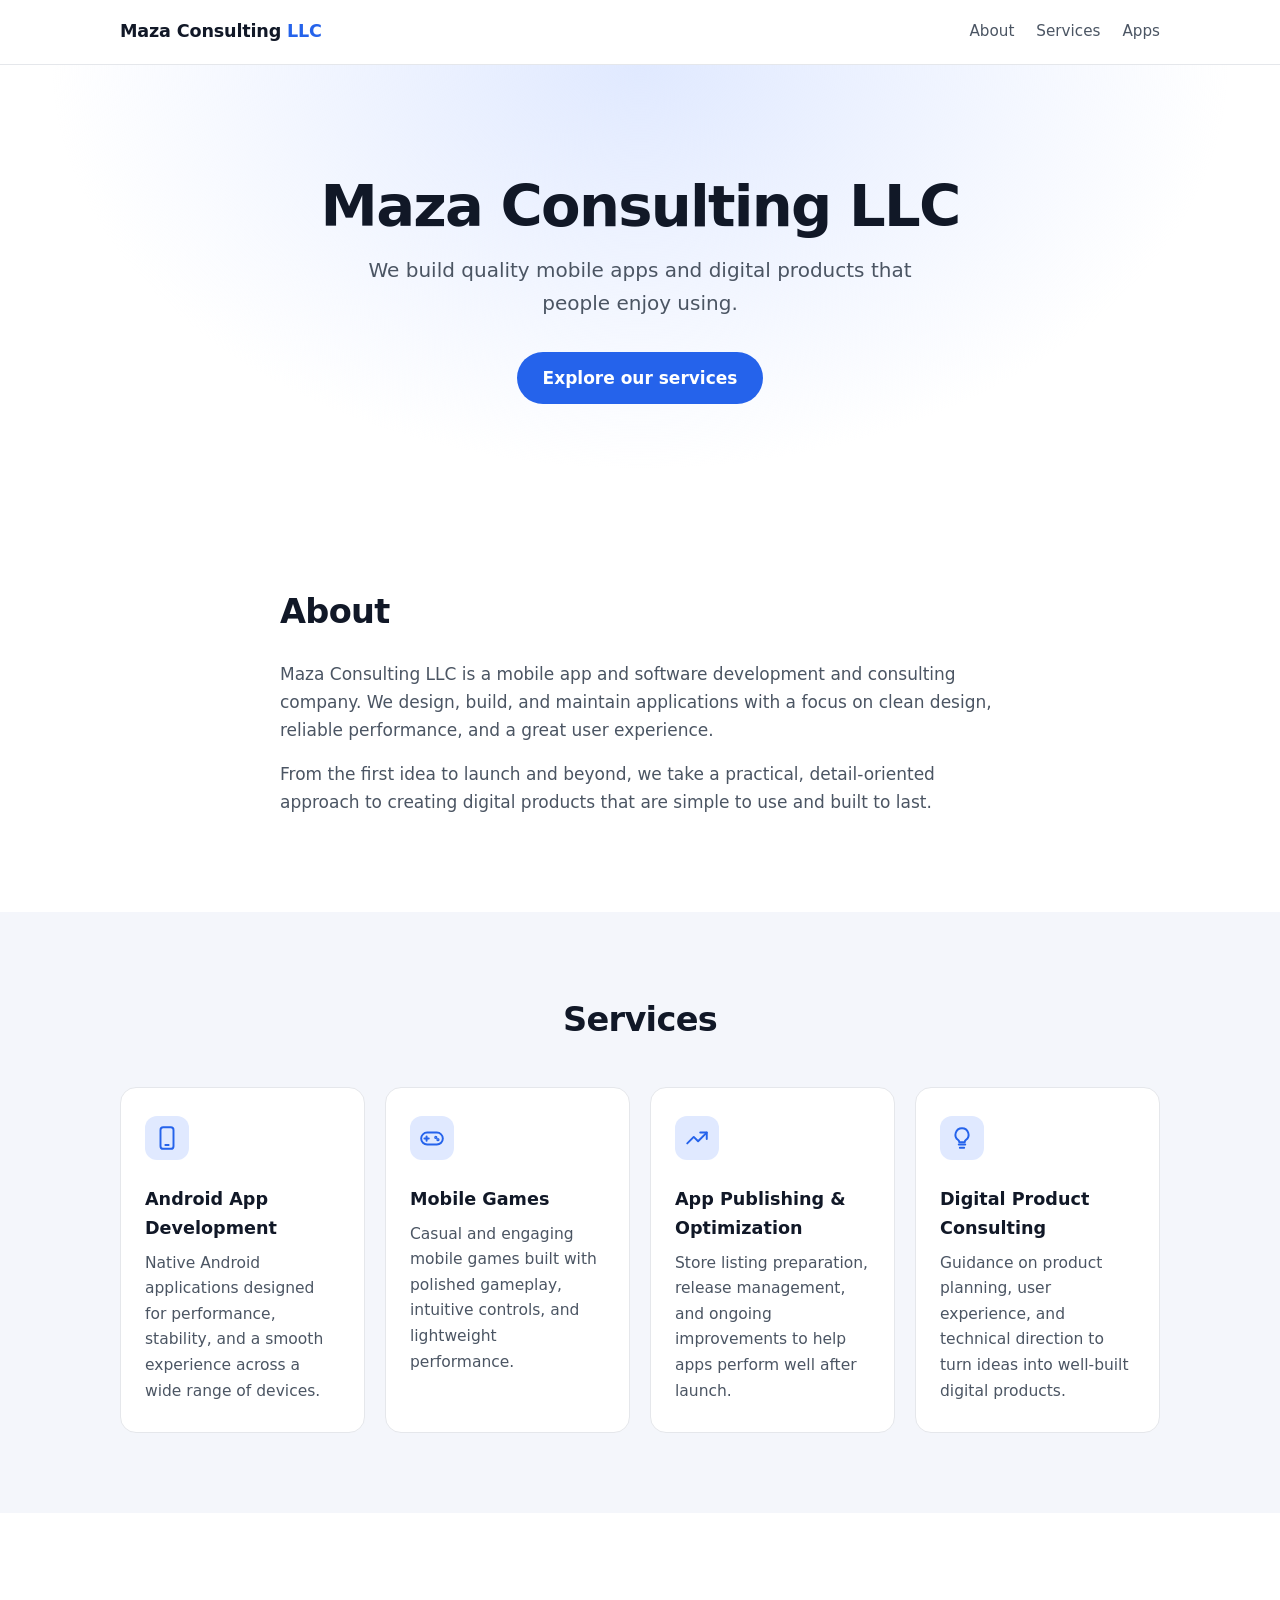
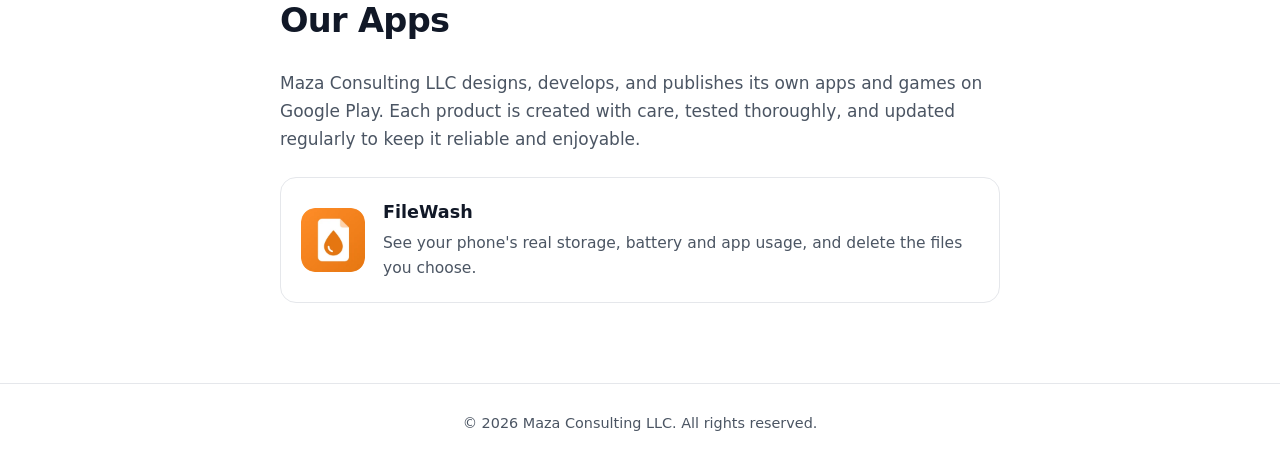
<file: index.html>
<!DOCTYPE html>
<html lang="en">
<head>
  <meta charset="utf-8">
  <meta name="viewport" content="width=device-width, initial-scale=1">
  <title>Maza Consulting LLC</title>
  <meta name="description" content="Maza Consulting LLC is a mobile app and software development and consulting company that designs, builds, and publishes quality apps and games for Android.">
  <meta name="color-scheme" content="light dark">
  <link rel="icon" href="data:image/svg+xml,%3Csvg xmlns='http://www.w3.org/2000/svg' viewBox='0 0 64 64'%3E%3Crect width='64' height='64' rx='14' fill='%232563eb'/%3E%3Cpath d='M16 46V18h6l10 14 10-14h6v28h-6V28l-10 14-10-14v18z' fill='%23fff'/%3E%3C/svg%3E">
  <link rel="stylesheet" href="style.css">
</head>
<body>
  <header class="site-header">
    <div class="container header-inner">
      <a class="wordmark" href="#top">Maza Consulting <span>LLC</span></a>
      <nav aria-label="Main">
        <a href="#about">About</a>
        <a href="#services">Services</a>
        <a href="#apps">Apps</a>
      </nav>
    </div>
  </header>

  <main id="top">
    <section class="hero">
      <div class="container">
        <h1>Maza Consulting LLC</h1>
        <p class="tagline">We build quality mobile apps and digital products that people enjoy using.</p>
        <a class="button" href="#services">Explore our services</a>
      </div>
    </section>

    <section id="about" class="section">
      <div class="container narrow">
        <h2>About</h2>
        <p>Maza Consulting LLC is a mobile app and software development and consulting company. We design, build, and maintain applications with a focus on clean design, reliable performance, and a great user experience.</p>
        <p>From the first idea to launch and beyond, we take a practical, detail-oriented approach to creating digital products that are simple to use and built to last.</p>
      </div>
    </section>

    <section id="services" class="section alt">
      <div class="container">
        <h2>Services</h2>
        <div class="cards">
          <article class="card">
            <svg class="icon" viewBox="0 0 24 24" aria-hidden="true"><rect x="6" y="2" width="12" height="20" rx="2.5"/><line x1="10.5" y1="18.5" x2="13.5" y2="18.5"/></svg>
            <h3>Android App Development</h3>
            <p>Native Android applications designed for performance, stability, and a smooth experience across a wide range of devices.</p>
          </article>
          <article class="card">
            <svg class="icon" viewBox="0 0 24 24" aria-hidden="true"><rect x="2" y="7" width="20" height="11" rx="5.5"/><line x1="7" y1="10.5" x2="7" y2="14.5"/><line x1="5" y1="12.5" x2="9" y2="12.5"/><circle cx="15.5" cy="11.5" r="0.6"/><circle cx="17.5" cy="13.5" r="0.6"/></svg>
            <h3>Mobile Games</h3>
            <p>Casual and engaging mobile games built with polished gameplay, intuitive controls, and lightweight performance.</p>
          </article>
          <article class="card">
            <svg class="icon" viewBox="0 0 24 24" aria-hidden="true"><polyline points="3 17 9 11 13 15 21 7"/><polyline points="15 7 21 7 21 13"/></svg>
            <h3>App Publishing &amp; Optimization</h3>
            <p>Store listing preparation, release management, and ongoing improvements to help apps perform well after launch.</p>
          </article>
          <article class="card">
            <svg class="icon" viewBox="0 0 24 24" aria-hidden="true"><path d="M9 18h6"/><path d="M10 21h4"/><path d="M12 3a6 6 0 0 0-3.5 10.9c.6.5 1 1.2 1 2.1h5c0-.9.4-1.6 1-2.1A6 6 0 0 0 12 3z"/></svg>
            <h3>Digital Product Consulting</h3>
            <p>Guidance on product planning, user experience, and technical direction to turn ideas into well-built digital products.</p>
          </article>
        </div>
      </div>
    </section>

    <section id="apps" class="section">
      <div class="container narrow">
        <h2>Our Apps</h2>
        <p>Maza Consulting LLC designs, develops, and publishes its own apps and games on Google Play. Each product is created with care, tested thoroughly, and updated regularly to keep it reliable and enjoyable.</p>
        <a class="card app-card" href="filewash/">
          <img src="filewash/img/icon-192.webp" width="64" height="64" loading="lazy" alt="">
          <div>
            <h3>FileWash</h3>
            <p>See your phone's real storage, battery and app usage, and delete the files you choose.</p>
          </div>
        </a>
      </div>
    </section>
  </main>

  <footer class="site-footer">
    <div class="container">
      <p>© 2026 Maza Consulting LLC. All rights reserved.</p>
    </div>
  </footer>
</body>
</html>
</file>
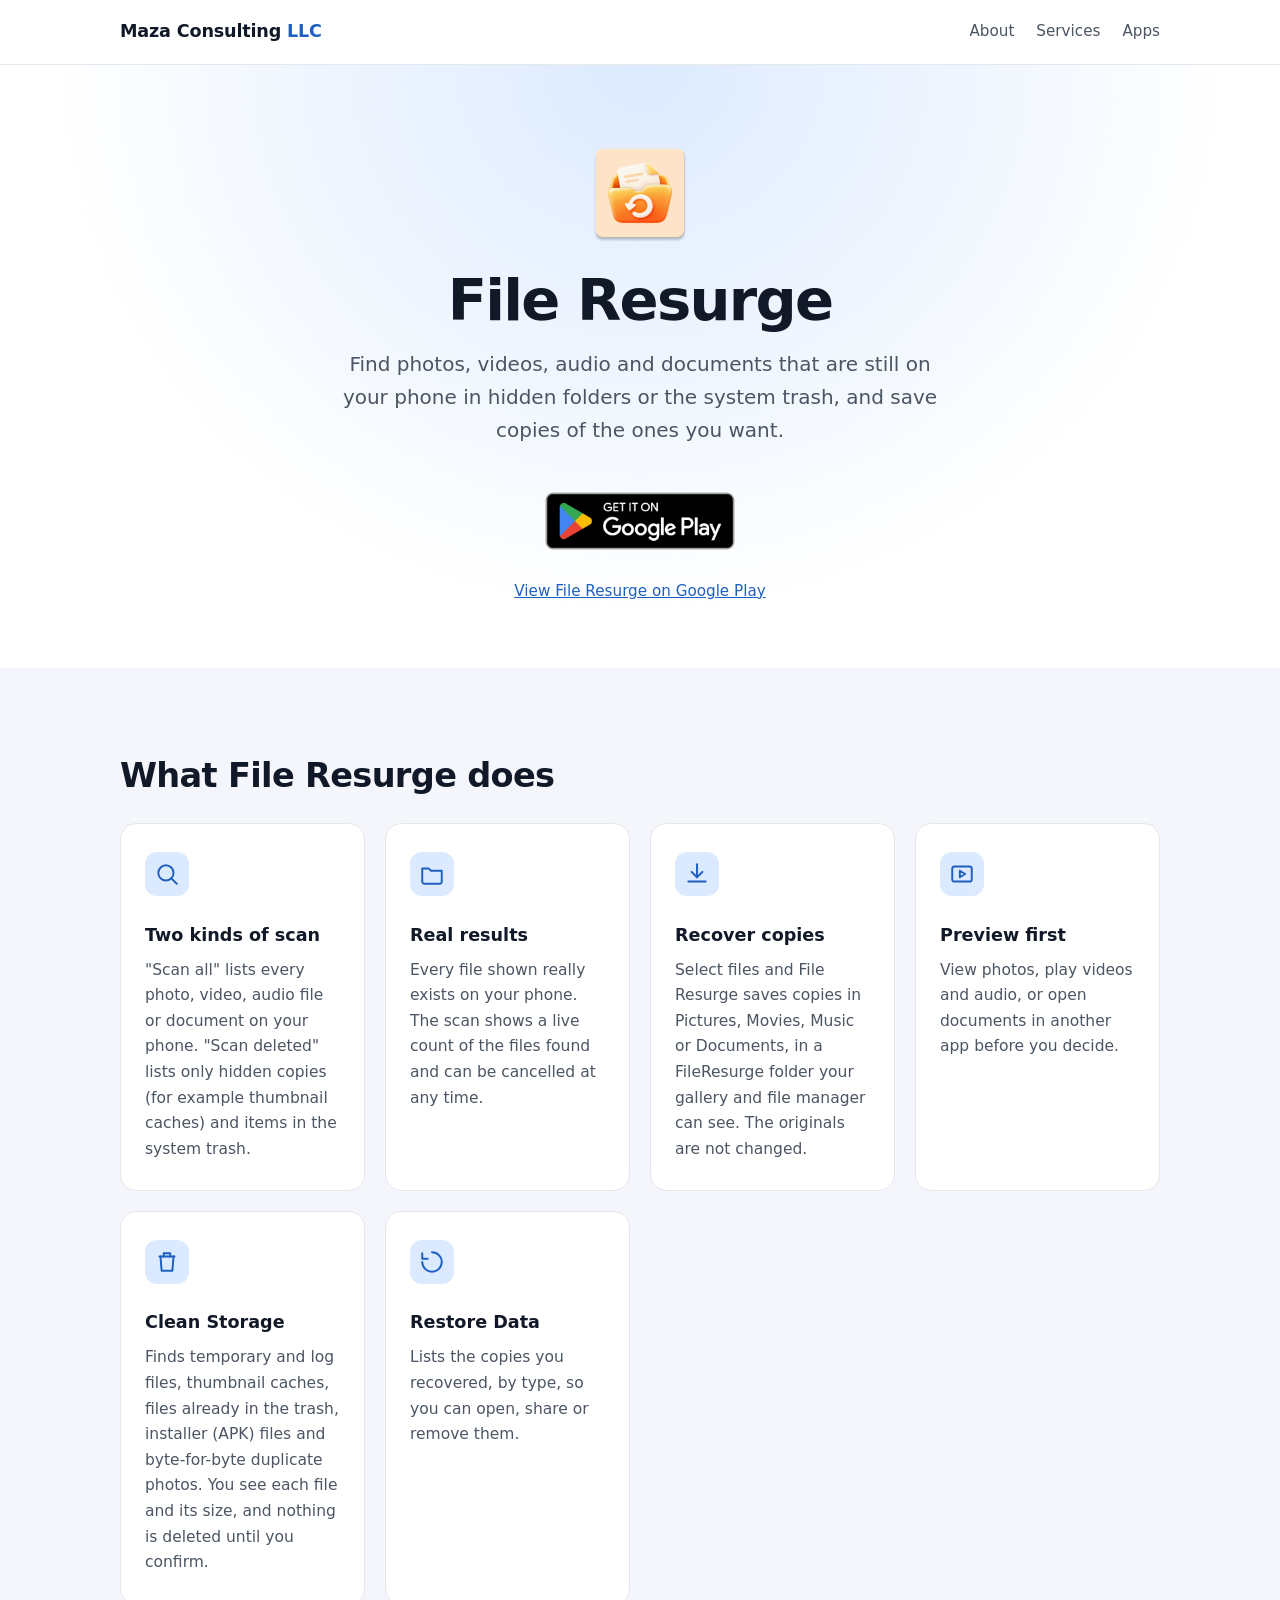
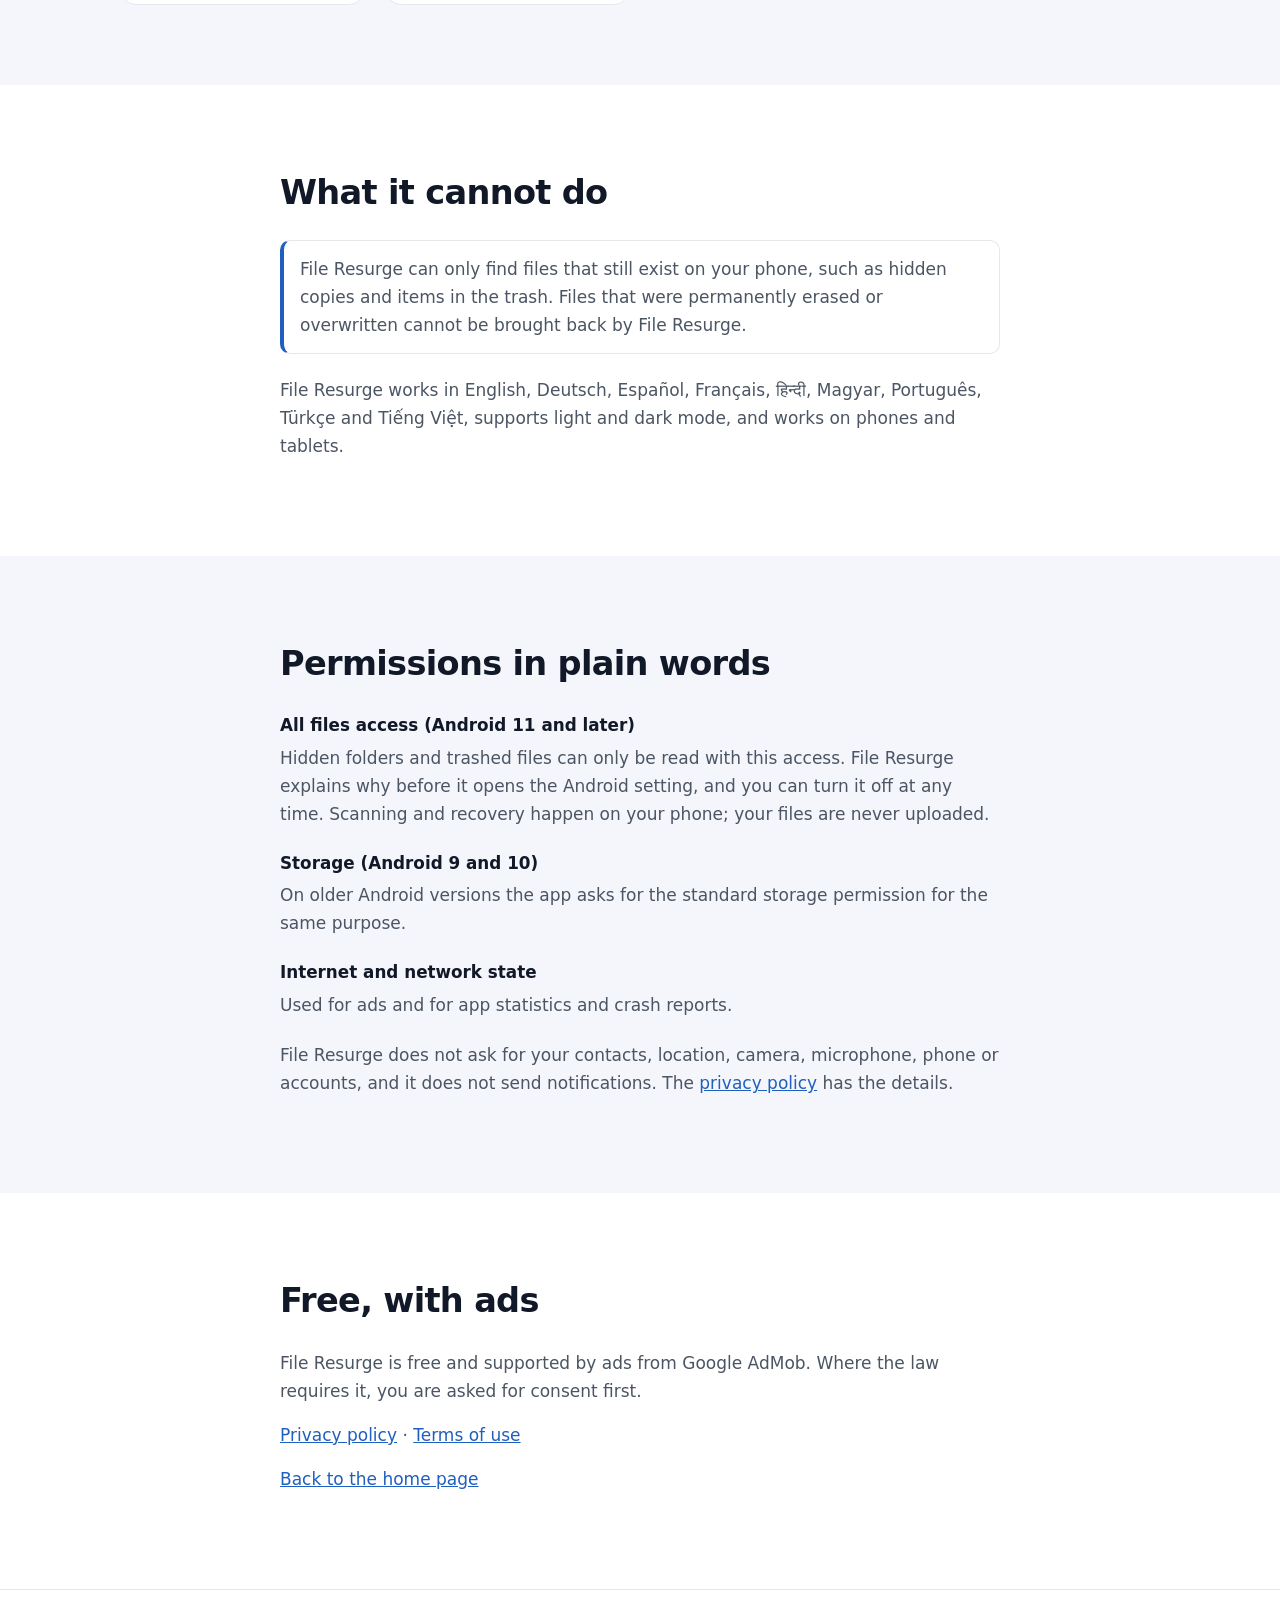
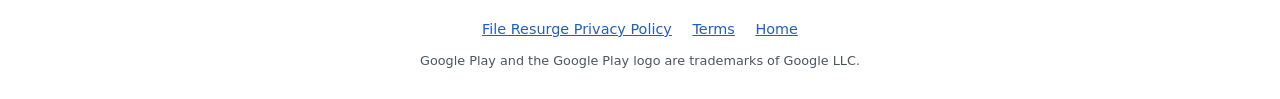
<file: fileresurge/index.html>
<!DOCTYPE html>
<html lang="en">
<head>
  <meta charset="utf-8">
  <meta name="viewport" content="width=device-width, initial-scale=1">
  <title>File Resurge: find hidden and trashed photos, videos, audio and documents on Android</title>
  <meta name="description" content="File Resurge scans your phone for photos, videos, audio and documents in hidden folders and the system trash, and saves copies you choose. It also finds junk and duplicate photos. Free Android app on Google Play.">
  <meta name="color-scheme" content="light dark">
  <meta name="theme-color" content="#3688F6">
  <link rel="canonical" href="https://nextsolutions774-dev.github.io/fileresurge/">
  <meta property="og:type" content="website">
  <meta property="og:title" content="File Resurge for Android">
  <meta property="og:description" content="Find photos, videos, audio and documents in hidden folders and the system trash, and save copies you choose.">
  <meta property="og:url" content="https://nextsolutions774-dev.github.io/fileresurge/">
  <meta property="og:image" content="https://nextsolutions774-dev.github.io/fileresurge/icon.png">
  <meta property="og:image:alt" content="File Resurge app icon">
  <link rel="icon" href="/fileresurge/icon.png" type="image/png">
  <link rel="stylesheet" href="/style.css">
  <link rel="stylesheet" href="/fileresurge/fileresurge.css">
</head>
<body>
  <header class="site-header">
    <div class="container header-inner">
      <a class="wordmark" href="/">Maza Consulting <span>LLC</span></a>
      <nav aria-label="Main">
        <a href="/#about">About</a>
        <a href="/#services">Services</a>
        <a href="/#apps">Apps</a>
      </nav>
    </div>
  </header>

  <main id="top">
    <section class="hero app-hero">
      <div class="container">
        <img class="app-icon" src="/fileresurge/icon.png" width="112" height="112" alt="File Resurge app icon">
        <h1>File Resurge</h1>
        <p class="tagline">Find photos, videos, audio and documents that are still on your phone in hidden folders or the system trash, and save copies of the ones you want.</p>
        <a class="play-badge" href="https://play.google.com/store/apps/details?id=com.tavirox.nelqura.delrev">
          <img src="/filewash/img/google-play-badge.webp" width="646" height="250" alt="Get it on Google Play">
        </a>
        <p class="play-text"><a href="https://play.google.com/store/apps/details?id=com.tavirox.nelqura.delrev">View File Resurge on Google Play</a></p>
      </div>
    </section>

    <section id="features" class="section alt">
      <div class="container">
        <h2>What File Resurge does</h2>
        <div class="cards">
          <article class="card">
            <svg class="icon" viewBox="0 0 24 24" aria-hidden="true"><circle cx="11" cy="11" r="7"/><line x1="16" y1="16" x2="21" y2="21"/></svg>
            <h3>Two kinds of scan</h3>
            <p>"Scan all" lists every photo, video, audio file or document on your phone. "Scan deleted" lists only hidden copies (for example thumbnail caches) and items in the system trash.</p>
          </article>
          <article class="card">
            <svg class="icon" viewBox="0 0 24 24" aria-hidden="true"><path d="M3 7h6l2 2h10v10a2 2 0 0 1-2 2H5a2 2 0 0 1-2-2z"/></svg>
            <h3>Real results</h3>
            <p>Every file shown really exists on your phone. The scan shows a live count of the files found and can be cancelled at any time.</p>
          </article>
          <article class="card">
            <svg class="icon" viewBox="0 0 24 24" aria-hidden="true"><polyline points="12 3 12 15"/><polyline points="7 10 12 15 17 10"/><path d="M4 19h16"/></svg>
            <h3>Recover copies</h3>
            <p>Select files and File Resurge saves copies in Pictures, Movies, Music or Documents, in a FileResurge folder your gallery and file manager can see. The originals are not changed.</p>
          </article>
          <article class="card">
            <svg class="icon" viewBox="0 0 24 24" aria-hidden="true"><rect x="3" y="5" width="18" height="14" rx="2"/><polygon points="10 9 15 12 10 15"/></svg>
            <h3>Preview first</h3>
            <p>View photos, play videos and audio, or open documents in another app before you decide.</p>
          </article>
          <article class="card">
            <svg class="icon" viewBox="0 0 24 24" aria-hidden="true"><path d="M5 7h14"/><path d="M9 7V4h6v3"/><path d="M6 7l1 13h10l1-13"/></svg>
            <h3>Clean Storage</h3>
            <p>Finds temporary and log files, thumbnail caches, files already in the trash, installer (APK) files and byte-for-byte duplicate photos. You see each file and its size, and nothing is deleted until you confirm.</p>
          </article>
          <article class="card">
            <svg class="icon" viewBox="0 0 24 24" aria-hidden="true"><path d="M3 12a9 9 0 1 0 9-9"/><polyline points="3 4 3 9 8 9"/></svg>
            <h3>Restore Data</h3>
            <p>Lists the copies you recovered, by type, so you can open, share or remove them.</p>
          </article>
        </div>
      </div>
    </section>

    <section id="limits" class="section">
      <div class="container narrow">
        <h2>What it cannot do</h2>
        <div class="note">
          <p>File Resurge can only find files that still exist on your phone, such as hidden copies and items in the trash. Files that were permanently erased or overwritten cannot be brought back by File Resurge.</p>
        </div>
        <p>File Resurge works in English, Deutsch, Español, Français, हिन्दी, Magyar, Português, Türkçe and Tiếng Việt, supports light and dark mode, and works on phones and tablets.</p>
      </div>
    </section>

    <section id="permissions" class="section alt">
      <div class="container narrow">
        <h2>Permissions in plain words</h2>
        <div class="perm">
          <h3>All files access (Android 11 and later)</h3>
          <p>Hidden folders and trashed files can only be read with this access. File Resurge explains why before it opens the Android setting, and you can turn it off at any time. Scanning and recovery happen on your phone; your files are never uploaded.</p>
        </div>
        <div class="perm">
          <h3>Storage (Android 9 and 10)</h3>
          <p>On older Android versions the app asks for the standard storage permission for the same purpose.</p>
        </div>
        <div class="perm">
          <h3>Internet and network state</h3>
          <p>Used for ads and for app statistics and crash reports.</p>
        </div>
        <p>File Resurge does not ask for your contacts, location, camera, microphone, phone or accounts, and it does not send notifications. The <a href="/fileresurge/privacy-policy.html">privacy policy</a> has the details.</p>
      </div>
    </section>

    <section class="section">
      <div class="container narrow">
        <h2>Free, with ads</h2>
        <p>File Resurge is free and supported by ads from Google AdMob. Where the law requires it, you are asked for consent first.</p>
        <p><a href="/fileresurge/privacy-policy.html">Privacy policy</a> · <a href="/fileresurge/terms.html">Terms of use</a></p>
        <p><a href="/">Back to the home page</a></p>
      </div>
    </section>
  </main>

  <footer class="site-footer">
    <div class="container">
      <p class="footer-links"><a href="/fileresurge/privacy-policy.html">File Resurge Privacy Policy</a> <a href="/fileresurge/terms.html">Terms</a> <a href="/">Home</a></p>
      <p class="trademark">Google Play and the Google Play logo are trademarks of Google LLC.</p>
    </div>
  </footer>
</body>
</html>
</file>
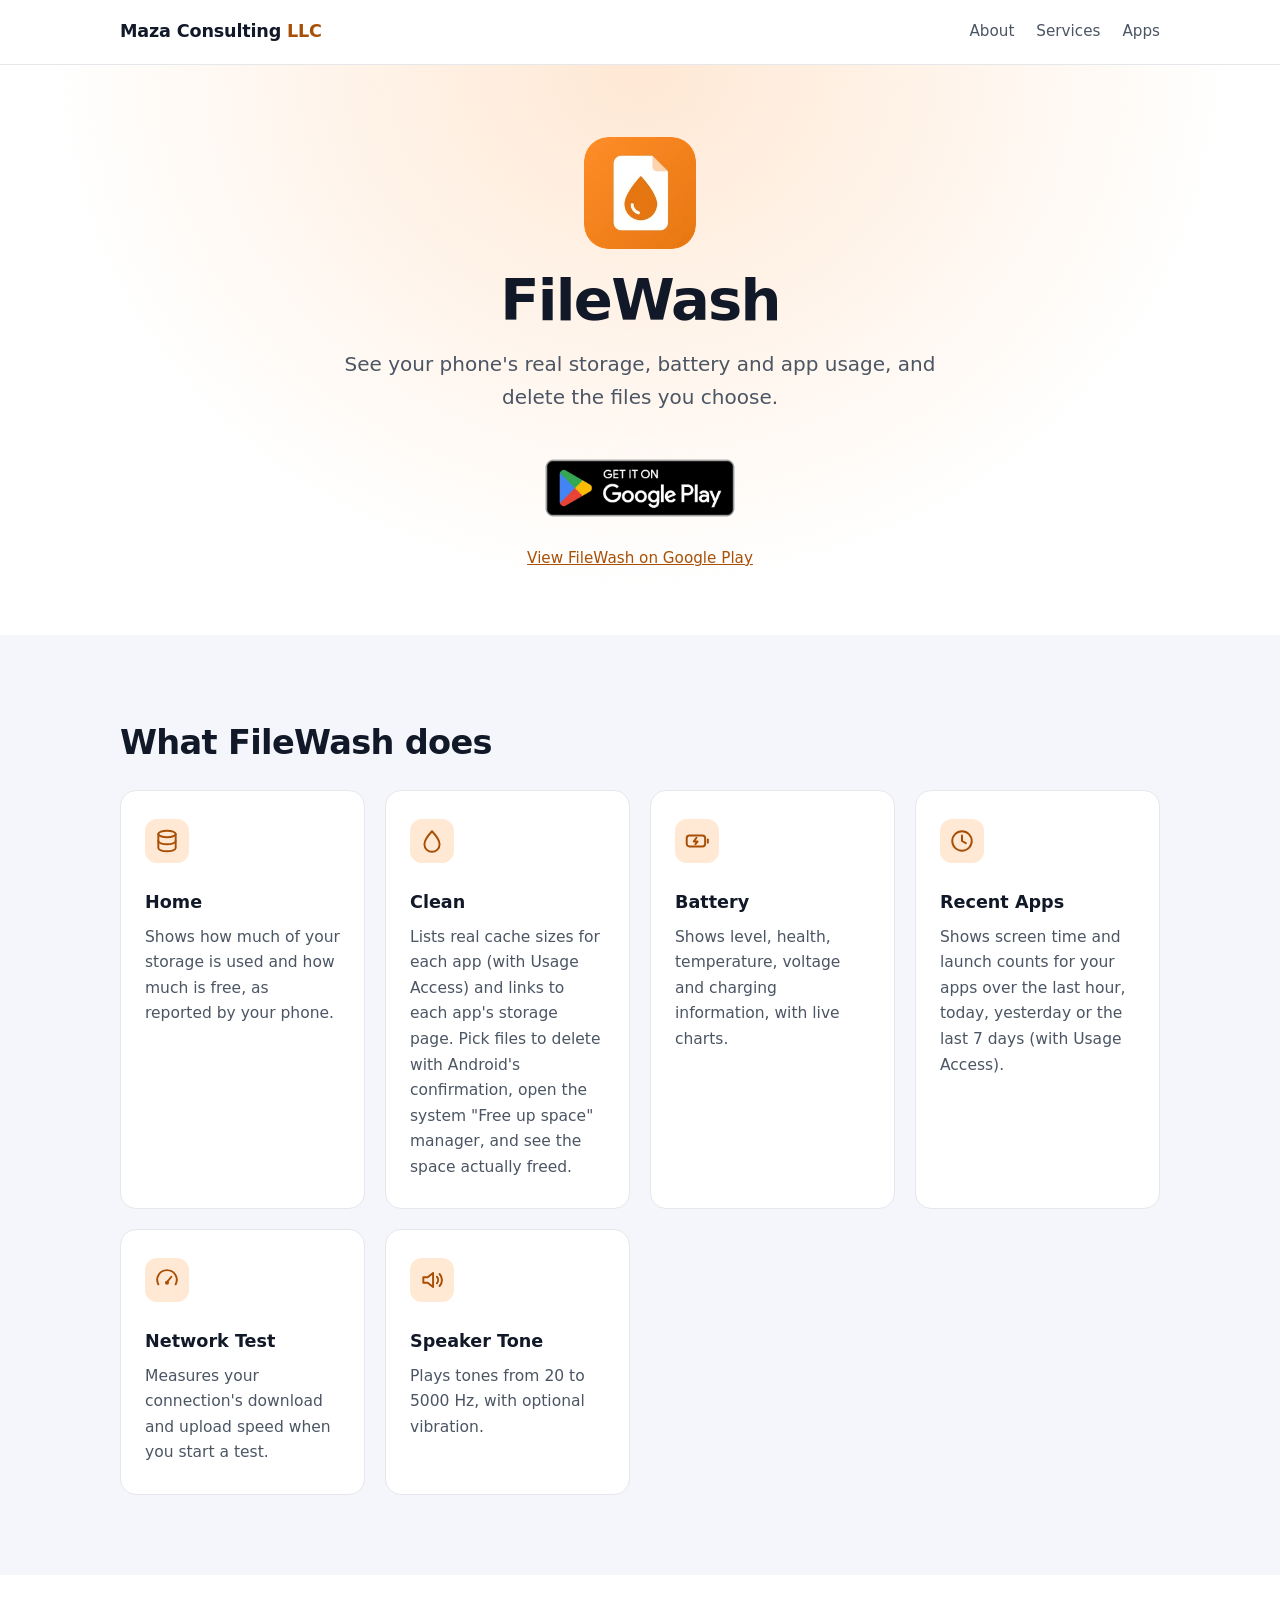
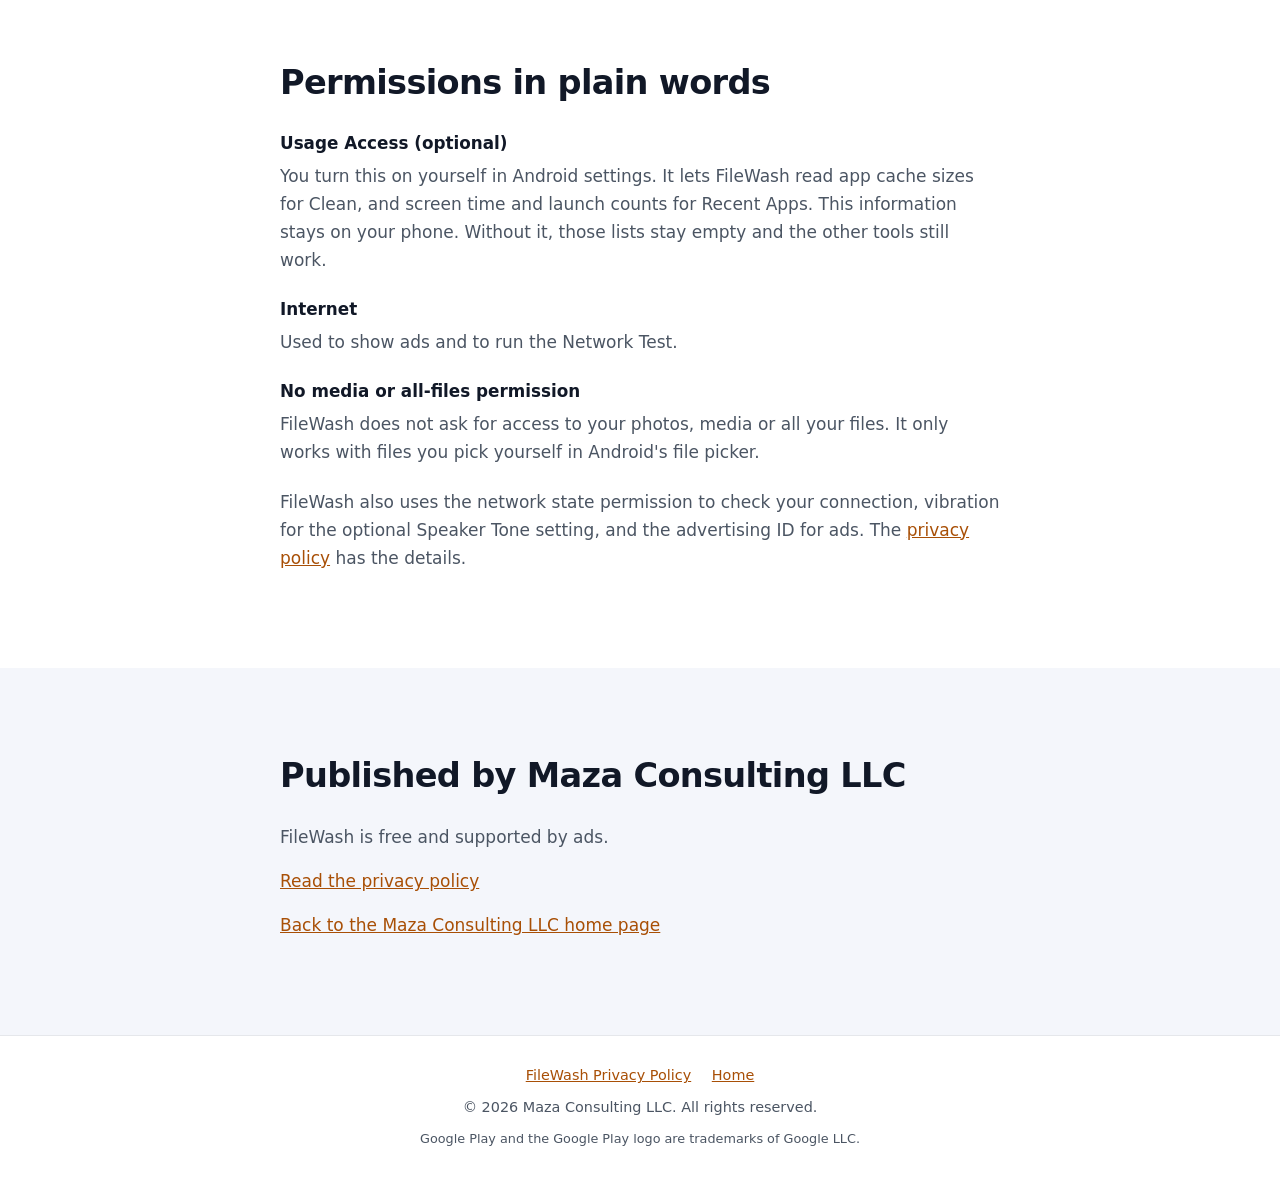
<file: filewash/index.html>
<!DOCTYPE html>
<html lang="en">
<head>
  <meta charset="utf-8">
  <meta name="viewport" content="width=device-width, initial-scale=1">
  <title>FileWash: storage, battery and app usage tools for Android</title>
  <meta name="description" content="FileWash shows your real storage use, per-app cache sizes, battery details and app usage, and lets you delete the files you choose. Free Android app on Google Play.">
  <meta name="color-scheme" content="light dark">
  <meta name="theme-color" content="#FF8D28">
  <link rel="canonical" href="https://nextsolutions774-dev.github.io/filewash/">
  <meta property="og:type" content="website">
  <meta property="og:site_name" content="Maza Consulting LLC">
  <meta property="og:title" content="FileWash for Android">
  <meta property="og:description" content="Real storage, cache, battery and app usage information, plus tools to delete the files you choose.">
  <meta property="og:url" content="https://nextsolutions774-dev.github.io/filewash/">
  <meta property="og:image" content="https://nextsolutions774-dev.github.io/filewash/img/icon-512.png">
  <meta property="og:image:alt" content="FileWash app icon: a white document with an orange water drop">
  <link rel="icon" href="/filewash/img/icon.svg" type="image/svg+xml">
  <link rel="alternate icon" href="/filewash/img/icon-512.png" type="image/png">
  <link rel="stylesheet" href="/style.css">
  <link rel="stylesheet" href="/filewash/filewash.css">
</head>
<body>
  <header class="site-header">
    <div class="container header-inner">
      <a class="wordmark" href="/">Maza Consulting <span>LLC</span></a>
      <nav aria-label="Main">
        <a href="/#about">About</a>
        <a href="/#services">Services</a>
        <a href="/#apps">Apps</a>
      </nav>
    </div>
  </header>

  <main id="top">
    <section class="hero app-hero">
      <div class="container">
        <img class="app-icon" src="/filewash/img/icon-192.webp" width="112" height="112" alt="FileWash app icon: a white document with an orange water drop">
        <h1>FileWash</h1>
        <p class="tagline">See your phone's real storage, battery and app usage, and delete the files you choose.</p>
        <a class="play-badge" href="https://play.google.com/store/apps/details?id=com.geigo.filewash.laji">
          <img src="/filewash/img/google-play-badge.webp" width="646" height="250" alt="Get it on Google Play">
        </a>
        <p class="play-text"><a href="https://play.google.com/store/apps/details?id=com.geigo.filewash.laji">View FileWash on Google Play</a></p>
      </div>
    </section>

    <section id="features" class="section alt">
      <div class="container">
        <h2>What FileWash does</h2>
        <div class="cards">
          <article class="card">
            <svg class="icon" viewBox="0 0 24 24" aria-hidden="true"><ellipse cx="12" cy="5.5" rx="8" ry="3"/><path d="M4 5.5v13c0 1.7 3.6 3 8 3s8-1.300 8-3v-13"/><path d="M4 12c0 1.700 3.600 3 8 3s8-1.300 8-3"/></svg>
            <h3>Home</h3>
            <p>Shows how much of your storage is used and how much is free, as reported by your phone.</p>
          </article>
          <article class="card">
            <svg class="icon" viewBox="0 0 24 24" aria-hidden="true"><path d="M12 3s-7 7.500-7 12a7 7 0 0 0 14 0c0-4.500-7-12-7-12z"/></svg>
            <h3>Clean</h3>
            <p>Lists real cache sizes for each app (with Usage Access) and links to each app's storage page. Pick files to delete with Android's confirmation, open the system "Free up space" manager, and see the space actually freed.</p>
          </article>
          <article class="card">
            <svg class="icon" viewBox="0 0 24 24" aria-hidden="true"><rect x="2.500" y="7" width="17" height="10" rx="2.500"/><line x1="22" y1="10.500" x2="22" y2="13.500"/><polyline points="11.500 9 9 12.500 12.500 12.500 10.500 15"/></svg>
            <h3>Battery</h3>
            <p>Shows level, health, temperature, voltage and charging information, with live charts.</p>
          </article>
          <article class="card">
            <svg class="icon" viewBox="0 0 24 24" aria-hidden="true"><circle cx="12" cy="12" r="9"/><polyline points="12 7 12 12 15.500 14"/></svg>
            <h3>Recent Apps</h3>
            <p>Shows screen time and launch counts for your apps over the last hour, today, yesterday or the last 7 days (with Usage Access).</p>
          </article>
          <article class="card">
            <svg class="icon" viewBox="0 0 24 24" aria-hidden="true"><path d="M4 16a9 9 0 1 1 16 0"/><line x1="12" y1="14" x2="16" y2="9"/><circle cx="12" cy="14.500" r="1"/></svg>
            <h3>Network Test</h3>
            <p>Measures your connection's download and upload speed when you start a test.</p>
          </article>
          <article class="card">
            <svg class="icon" viewBox="0 0 24 24" aria-hidden="true"><polygon points="4 9.500 8 9.500 13 5.500 13 18.500 8 14.500 4 14.500"/><path d="M16.500 9a4.500 4.500 0 0 1 0 6"/><path d="M19 6.500a8 8 0 0 1 0 11"/></svg>
            <h3>Speaker Tone</h3>
            <p>Plays tones from 20 to 5000 Hz, with optional vibration.</p>
          </article>
        </div>
      </div>
    </section>

    <!--
      SCREENSHOTS: add the listing screenshots here when the release package is ready.
      Put WebP files in /filewash/img/ and uncomment this section. It stays hidden from visitors until then.

    <section id="screenshots" class="section">
      <div class="container">
        <h2>Screenshots</h2>
        <div class="shots" tabindex="0" role="group" aria-label="FileWash screenshots">
          <img src="/filewash/img/screenshot-1.webp" width="1080" height="2400" loading="lazy" alt="FileWash Home screen showing storage use">
          <img src="/filewash/img/screenshot-2.webp" width="1080" height="2400" loading="lazy" alt="FileWash Clean screen showing app cache sizes">
        </div>
      </div>
    </section>
    -->

    <section id="permissions" class="section">
      <div class="container narrow">
        <h2>Permissions in plain words</h2>
        <div class="perm">
          <h3>Usage Access (optional)</h3>
          <p>You turn this on yourself in Android settings. It lets FileWash read app cache sizes for Clean, and screen time and launch counts for Recent Apps. This information stays on your phone. Without it, those lists stay empty and the other tools still work.</p>
        </div>
        <div class="perm">
          <h3>Internet</h3>
          <p>Used to show ads and to run the Network Test.</p>
        </div>
        <div class="perm">
          <h3>No media or all-files permission</h3>
          <p>FileWash does not ask for access to your photos, media or all your files. It only works with files you pick yourself in Android's file picker.</p>
        </div>
        <p>FileWash also uses the network state permission to check your connection, vibration for the optional Speaker Tone setting, and the advertising ID for ads. The <a href="/filewash/privacy-policy/">privacy policy</a> has the details.</p>
      </div>
    </section>

    <section class="section alt">
      <div class="container narrow">
        <h2>Published by Maza Consulting LLC</h2>
        <p>FileWash is free and supported by ads.</p>
        <p><a href="/filewash/privacy-policy/">Read the privacy policy</a></p>
        <p><a href="/">Back to the Maza Consulting LLC home page</a></p>
      </div>
    </section>
  </main>

  <footer class="site-footer">
    <div class="container">
      <p class="footer-links"><a href="/filewash/privacy-policy/">FileWash Privacy Policy</a> <a href="/">Home</a></p>
      <p>© 2026 Maza Consulting LLC. All rights reserved.</p>
      <p class="trademark">Google Play and the Google Play logo are trademarks of Google LLC.</p>
    </div>
  </footer>
</body>
</html>
</file>
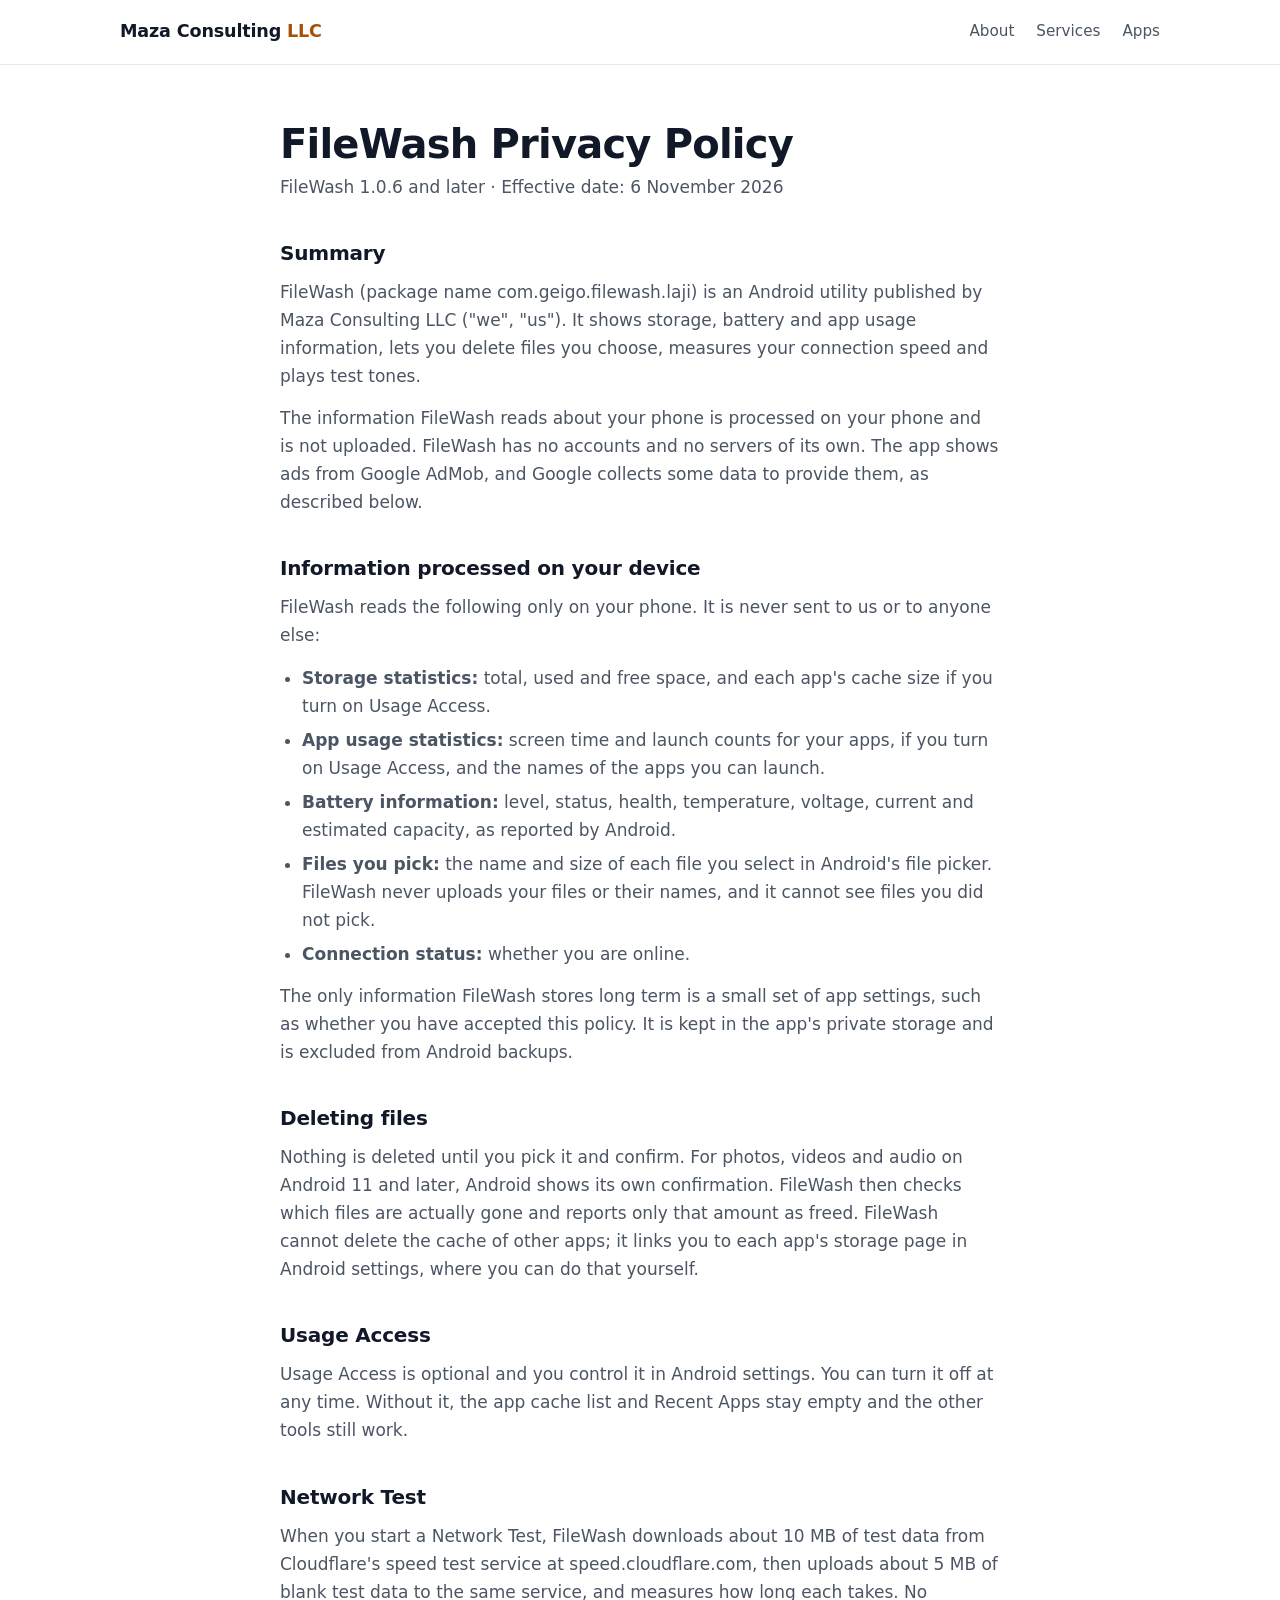
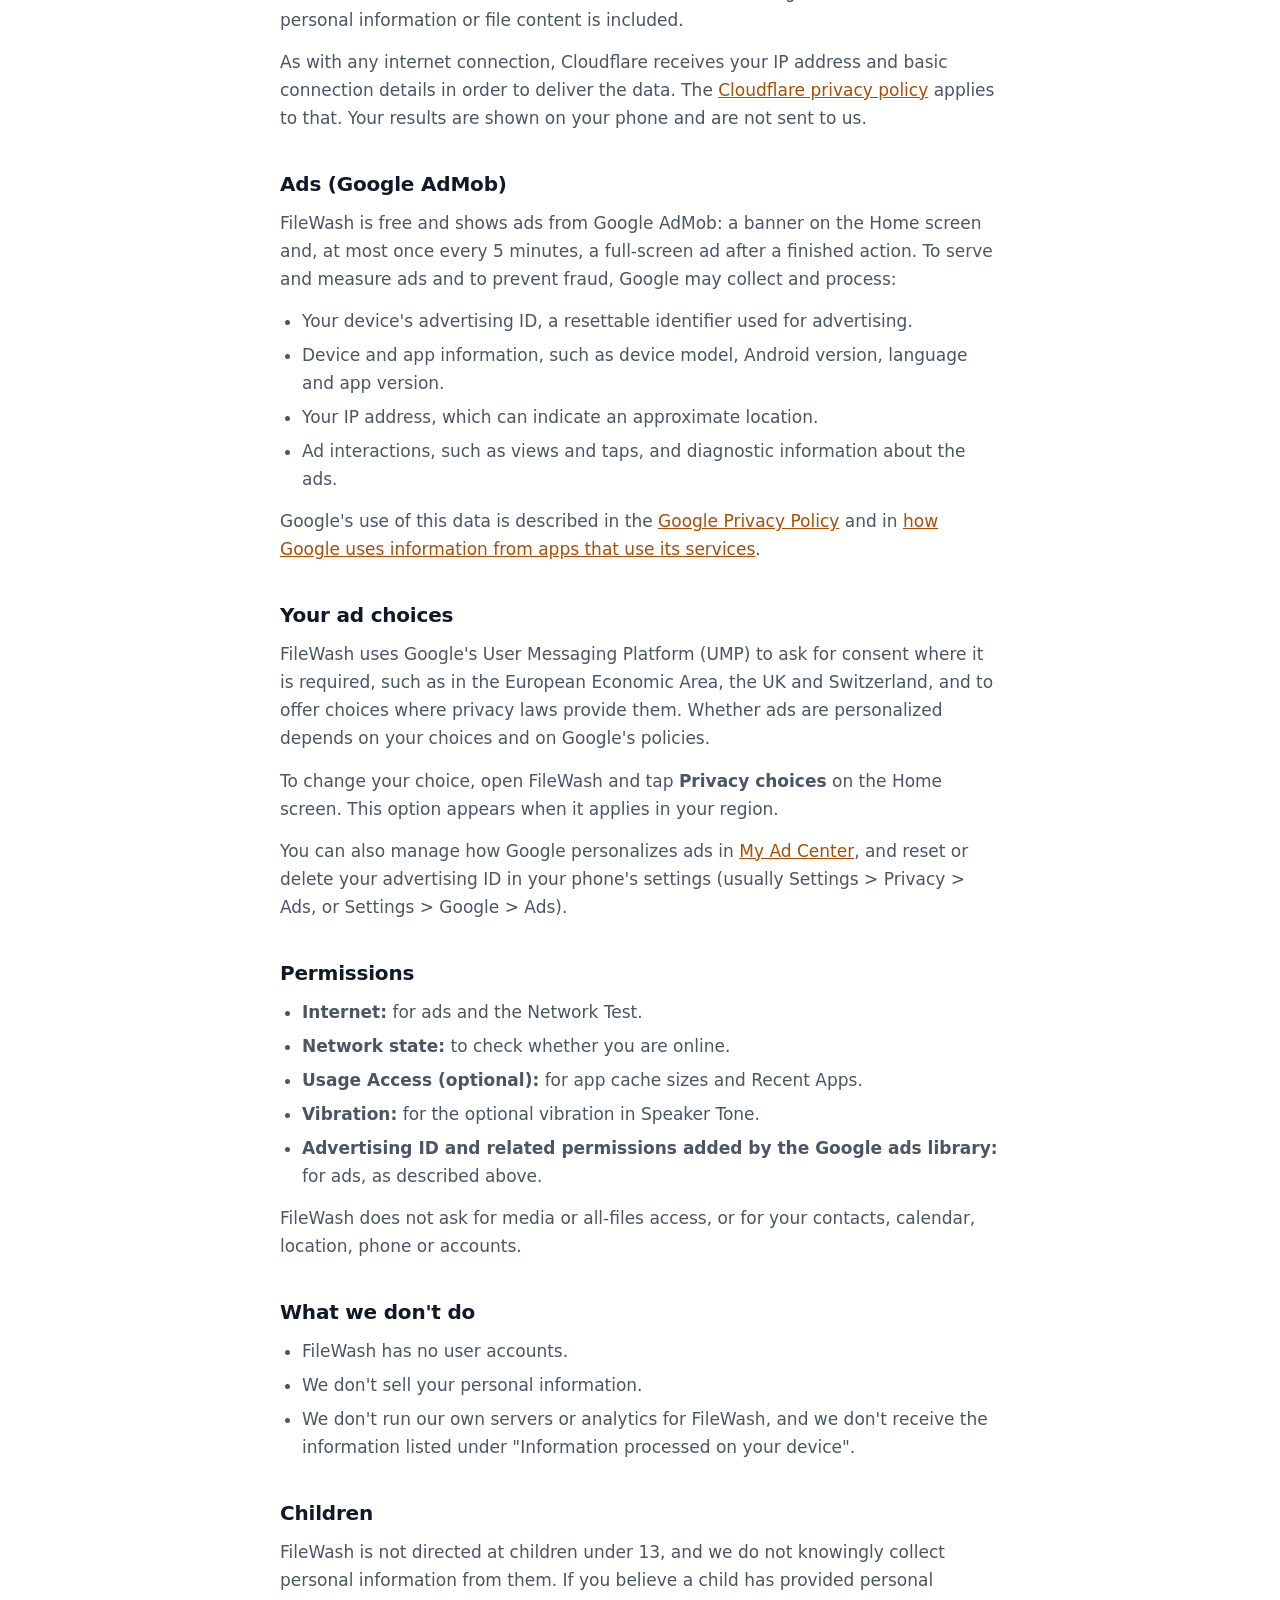
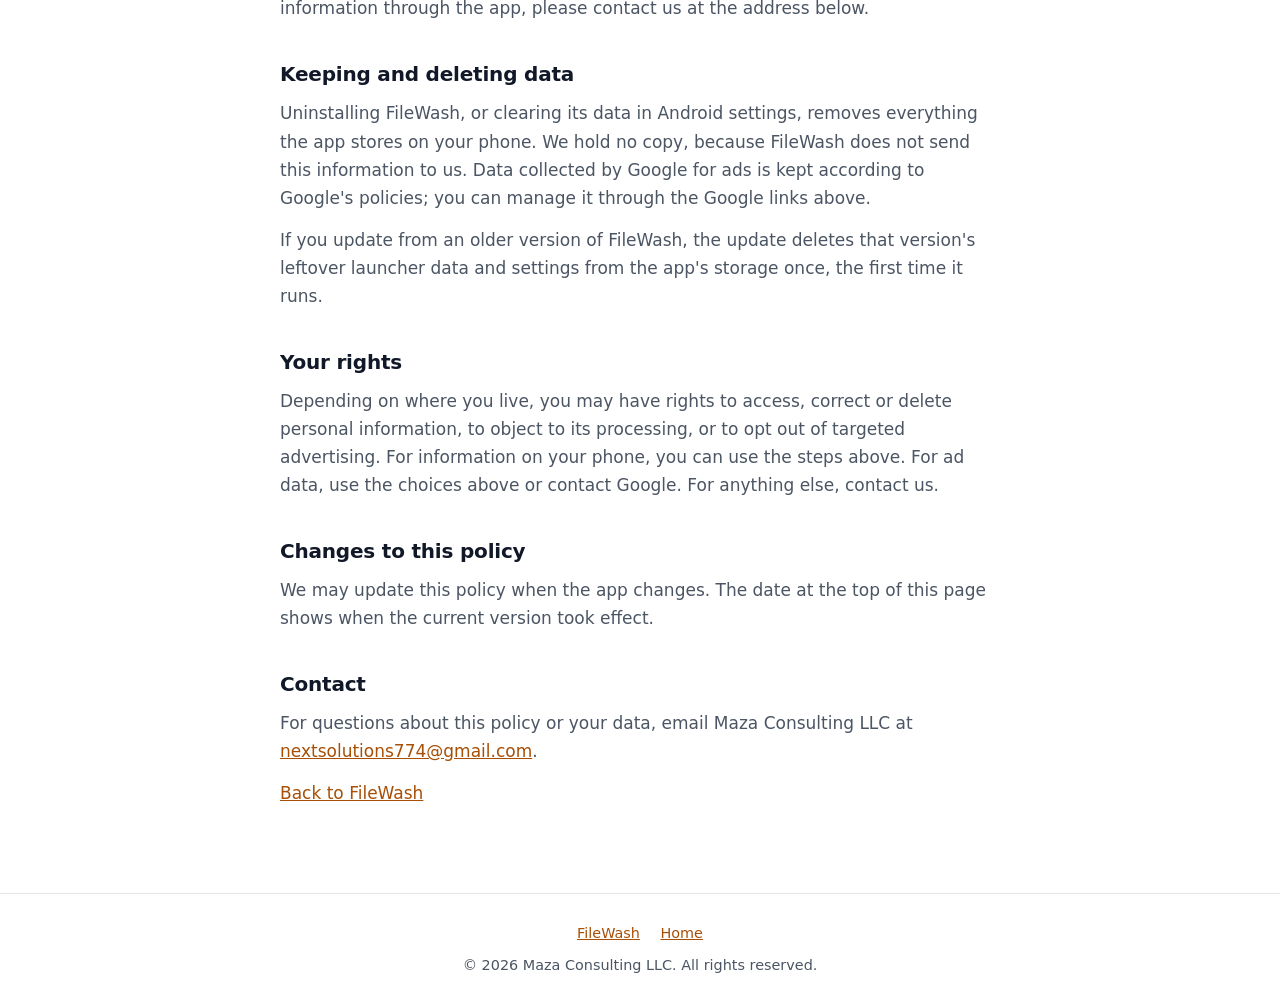
<file: filewash/privacy-policy/index.html>
<!DOCTYPE html>
<html lang="en">
<head>
  <meta charset="utf-8">
  <meta name="viewport" content="width=device-width, initial-scale=1">
  <title>FileWash Privacy Policy | Maza Consulting LLC</title>
  <meta name="description" content="How the FileWash Android app handles your information: what stays on your device, the speed test, Google AdMob ads, consent choices and data deletion.">
  <meta name="color-scheme" content="light dark">
  <meta name="theme-color" content="#FF8D28">
  <link rel="canonical" href="https://nextsolutions774-dev.github.io/filewash/privacy-policy/">
  <meta property="og:type" content="article">
  <meta property="og:site_name" content="Maza Consulting LLC">
  <meta property="og:title" content="FileWash Privacy Policy">
  <meta property="og:description" content="What the FileWash Android app does with your information.">
  <meta property="og:url" content="https://nextsolutions774-dev.github.io/filewash/privacy-policy/">
  <meta property="og:image" content="https://nextsolutions774-dev.github.io/filewash/img/icon-512.png">
  <meta property="og:image:alt" content="FileWash app icon: a white document with an orange water drop">
  <link rel="icon" href="/filewash/img/icon.svg" type="image/svg+xml">
  <link rel="alternate icon" href="/filewash/img/icon-512.png" type="image/png">
  <link rel="stylesheet" href="/style.css">
  <link rel="stylesheet" href="/filewash/filewash.css">
</head>
<body>
  <header class="site-header">
    <div class="container header-inner">
      <a class="wordmark" href="/">Maza Consulting <span>LLC</span></a>
      <nav aria-label="Main">
        <a href="/#about">About</a>
        <a href="/#services">Services</a>
        <a href="/#apps">Apps</a>
      </nav>
    </div>
  </header>

  <main class="policy">
    <div class="container narrow">
      <h1>FileWash Privacy Policy</h1>
      <p class="updated">FileWash 1.0.6 and later · Effective date: 6 November 2026</p>

      <h2 id="summary">Summary</h2>
      <p>FileWash (package name com.geigo.filewash.laji) is an Android utility published by Maza Consulting LLC ("we", "us"). It shows storage, battery and app usage information, lets you delete files you choose, measures your connection speed and plays test tones.</p>
      <p>The information FileWash reads about your phone is processed on your phone and is not uploaded. FileWash has no accounts and no servers of its own. The app shows ads from Google AdMob, and Google collects some data to provide them, as described below.</p>

      <h2 id="on-device">Information processed on your device</h2>
      <p>FileWash reads the following only on your phone. It is never sent to us or to anyone else:</p>
      <ul>
        <li><strong>Storage statistics:</strong> total, used and free space, and each app's cache size if you turn on Usage Access.</li>
        <li><strong>App usage statistics:</strong> screen time and launch counts for your apps, if you turn on Usage Access, and the names of the apps you can launch.</li>
        <li><strong>Battery information:</strong> level, status, health, temperature, voltage, current and estimated capacity, as reported by Android.</li>
        <li><strong>Files you pick:</strong> the name and size of each file you select in Android's file picker. FileWash never uploads your files or their names, and it cannot see files you did not pick.</li>
        <li><strong>Connection status:</strong> whether you are online.</li>
      </ul>
      <p>The only information FileWash stores long term is a small set of app settings, such as whether you have accepted this policy. It is kept in the app's private storage and is excluded from Android backups.</p>

      <h2 id="files">Deleting files</h2>
      <p>Nothing is deleted until you pick it and confirm. For photos, videos and audio on Android 11 and later, Android shows its own confirmation. FileWash then checks which files are actually gone and reports only that amount as freed. FileWash cannot delete the cache of other apps; it links you to each app's storage page in Android settings, where you can do that yourself.</p>

      <h2 id="usage-access">Usage Access</h2>
      <p>Usage Access is optional and you control it in Android settings. You can turn it off at any time. Without it, the app cache list and Recent Apps stay empty and the other tools still work.</p>

      <h2 id="network-test">Network Test</h2>
      <p>When you start a Network Test, FileWash downloads about 10 MB of test data from Cloudflare's speed test service at speed.cloudflare.com, then uploads about 5 MB of blank test data to the same service, and measures how long each takes. No personal information or file content is included.</p>
      <p>As with any internet connection, Cloudflare receives your IP address and basic connection details in order to deliver the data. The <a href="https://www.cloudflare.com/privacypolicy/">Cloudflare privacy policy</a> applies to that. Your results are shown on your phone and are not sent to us.</p>

      <h2 id="ads">Ads (Google AdMob)</h2>
      <p>FileWash is free and shows ads from Google AdMob: a banner on the Home screen and, at most once every 5 minutes, a full-screen ad after a finished action. To serve and measure ads and to prevent fraud, Google may collect and process:</p>
      <ul>
        <li>Your device's advertising ID, a resettable identifier used for advertising.</li>
        <li>Device and app information, such as device model, Android version, language and app version.</li>
        <li>Your IP address, which can indicate an approximate location.</li>
        <li>Ad interactions, such as views and taps, and diagnostic information about the ads.</li>
      </ul>
      <p>Google's use of this data is described in the <a href="https://policies.google.com/privacy">Google Privacy Policy</a> and in <a href="https://policies.google.com/technologies/partner-sites">how Google uses information from apps that use its services</a>.</p>

      <h2 id="consent">Your ad choices</h2>
      <p>FileWash uses Google's User Messaging Platform (UMP) to ask for consent where it is required, such as in the European Economic Area, the UK and Switzerland, and to offer choices where privacy laws provide them. Whether ads are personalized depends on your choices and on Google's policies.</p>
      <p>To change your choice, open FileWash and tap <strong>Privacy choices</strong> on the Home screen. This option appears when it applies in your region.</p>
      <p>You can also manage how Google personalizes ads in <a href="https://myadcenter.google.com/">My Ad Center</a>, and reset or delete your advertising ID in your phone's settings (usually Settings &gt; Privacy &gt; Ads, or Settings &gt; Google &gt; Ads).</p>

      <h2 id="permissions">Permissions</h2>
      <ul>
        <li><strong>Internet:</strong> for ads and the Network Test.</li>
        <li><strong>Network state:</strong> to check whether you are online.</li>
        <li><strong>Usage Access (optional):</strong> for app cache sizes and Recent Apps.</li>
        <li><strong>Vibration:</strong> for the optional vibration in Speaker Tone.</li>
        <li><strong>Advertising ID and related permissions added by the Google ads library:</strong> for ads, as described above.</li>
      </ul>
      <p>FileWash does not ask for media or all-files access, or for your contacts, calendar, location, phone or accounts.</p>

      <h2 id="not-do">What we don't do</h2>
      <ul>
        <li>FileWash has no user accounts.</li>
        <li>We don't sell your personal information.</li>
        <li>We don't run our own servers or analytics for FileWash, and we don't receive the information listed under "Information processed on your device".</li>
      </ul>

      <h2 id="children">Children</h2>
      <p>FileWash is not directed at children under 13, and we do not knowingly collect personal information from them. If you believe a child has provided personal information through the app, please contact us at the address below.</p>

      <h2 id="deletion">Keeping and deleting data</h2>
      <p>Uninstalling FileWash, or clearing its data in Android settings, removes everything the app stores on your phone. We hold no copy, because FileWash does not send this information to us. Data collected by Google for ads is kept according to Google's policies; you can manage it through the Google links above.</p>
      <p>If you update from an older version of FileWash, the update deletes that version's leftover launcher data and settings from the app's storage once, the first time it runs.</p>

      <h2 id="rights">Your rights</h2>
      <p>Depending on where you live, you may have rights to access, correct or delete personal information, to object to its processing, or to opt out of targeted advertising. For information on your phone, you can use the steps above. For ad data, use the choices above or contact Google. For anything else, contact us.</p>

      <h2 id="changes">Changes to this policy</h2>
      <p>We may update this policy when the app changes. The date at the top of this page shows when the current version took effect.</p>

      <h2 id="contact">Contact</h2>
      <p>For questions about this policy or your data, email Maza Consulting LLC at <a href="mailto:nextsolutions774@gmail.com">nextsolutions774@gmail.com</a>.</p>

      <p><a href="/filewash/">Back to FileWash</a></p>
    </div>
  </main>

  <footer class="site-footer">
    <div class="container">
      <p class="footer-links"><a href="/filewash/">FileWash</a> <a href="/">Home</a></p>
      <p>© 2026 Maza Consulting LLC. All rights reserved.</p>
    </div>
  </footer>
</body>
</html>
</file>
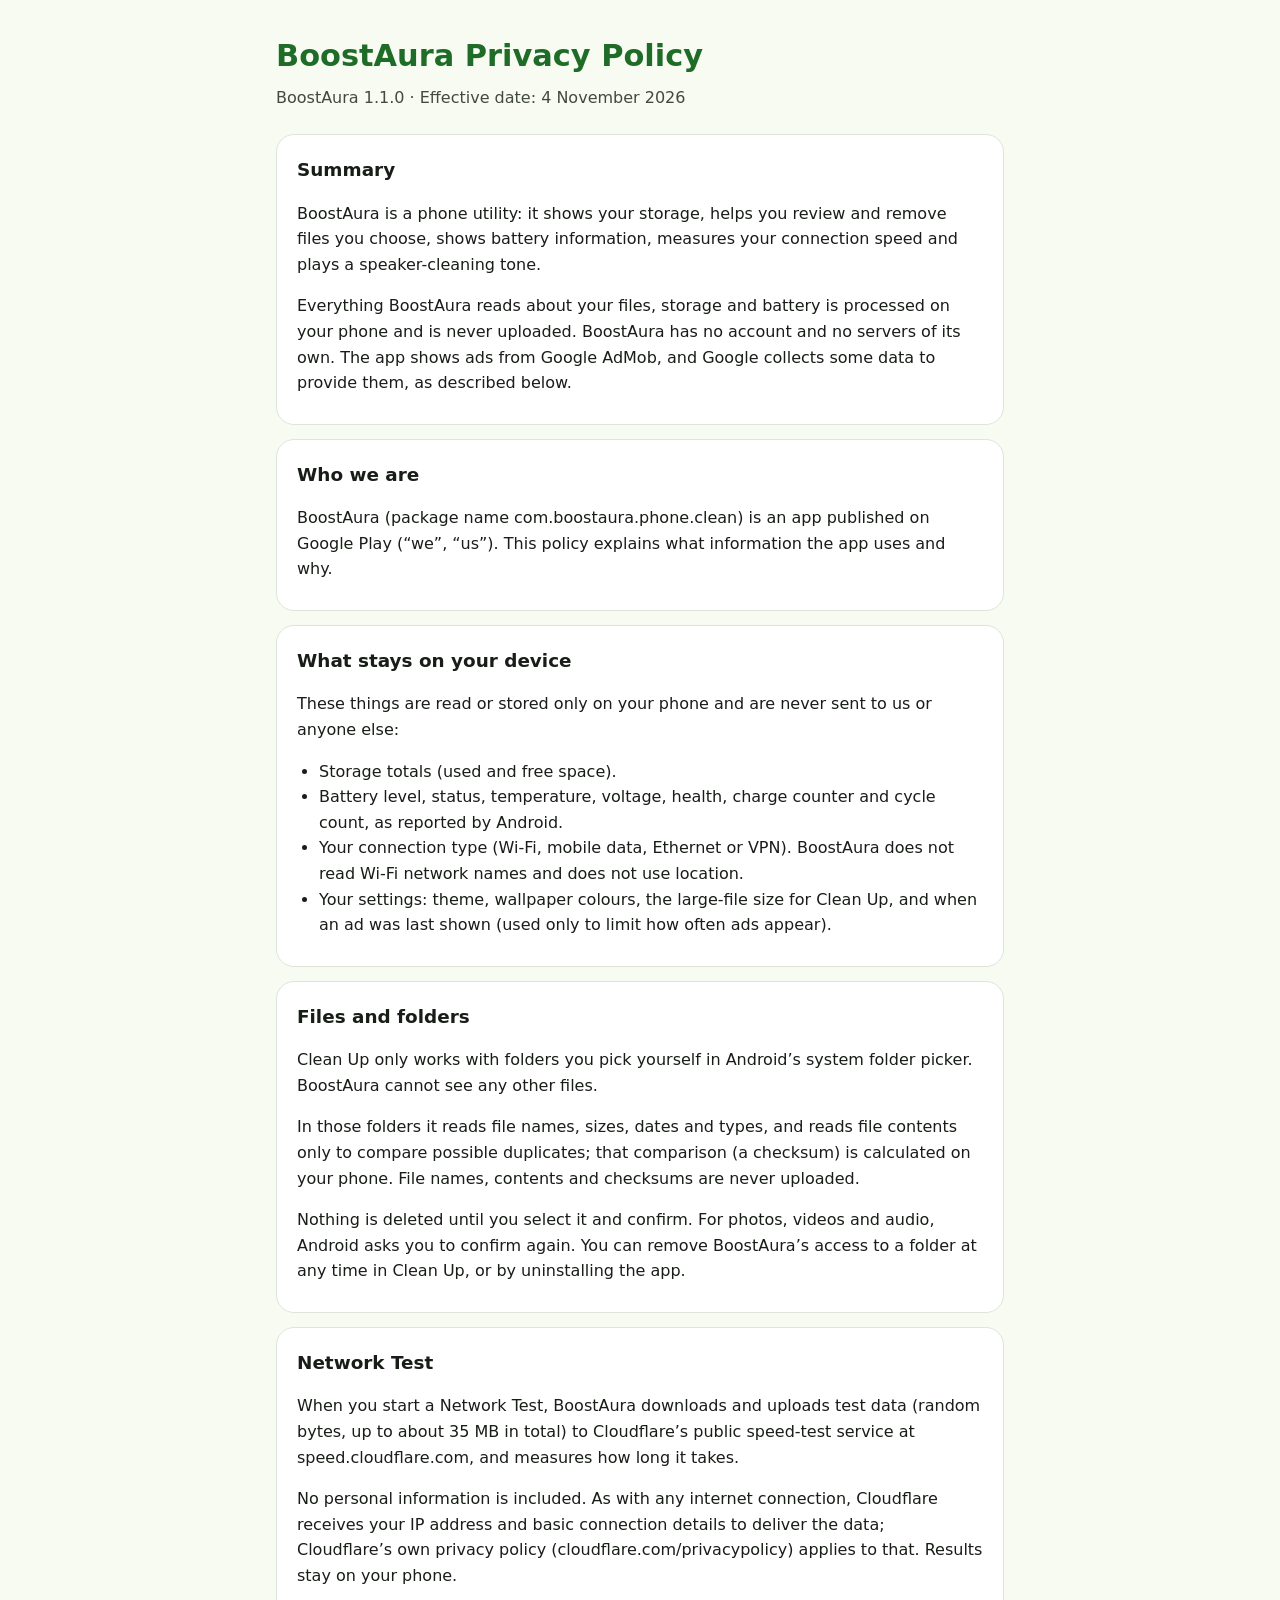
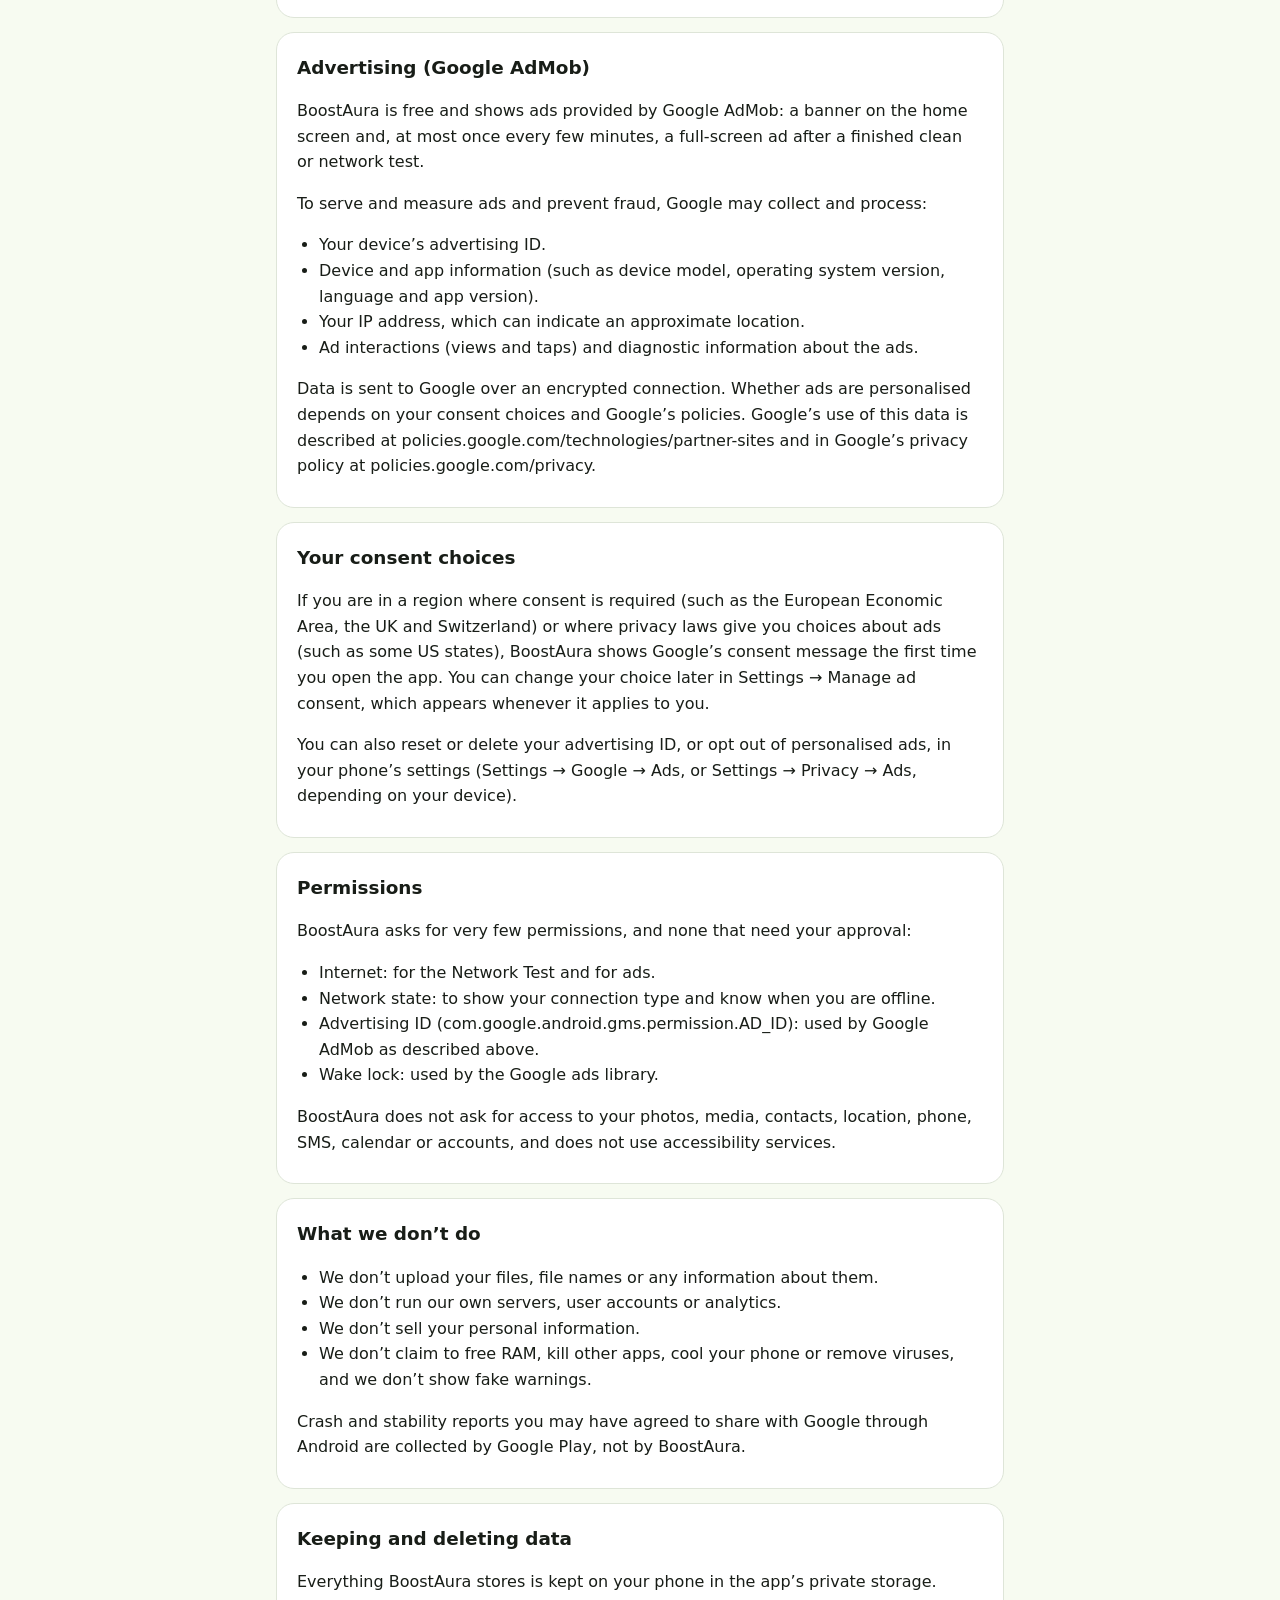
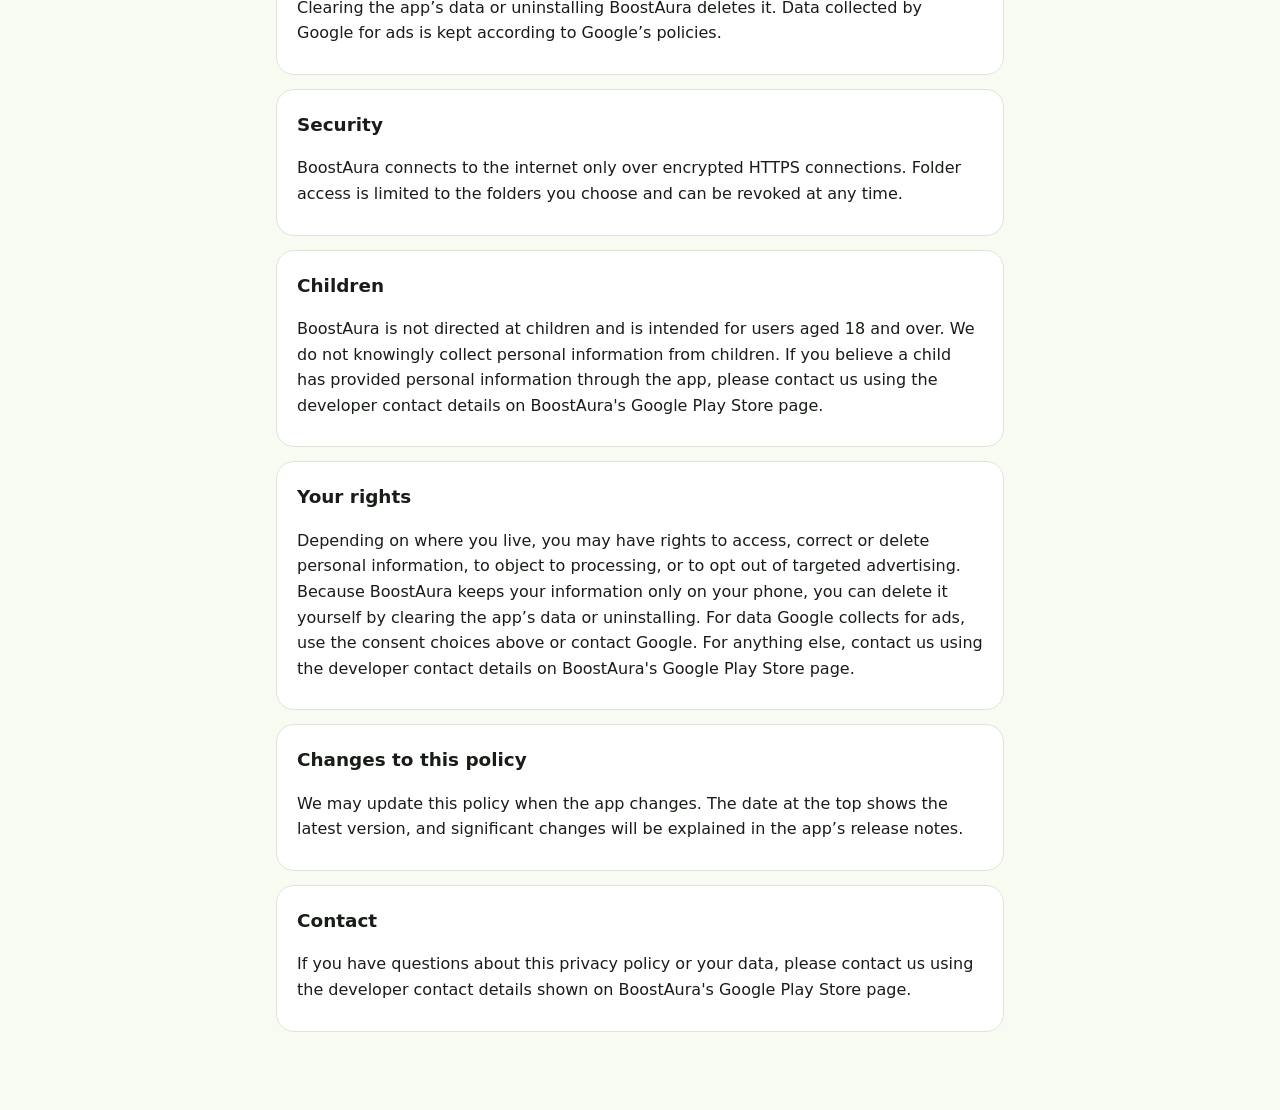
<file: boostaura-privacy.html>
<!doctype html>
<html lang="en">
<head>
<meta charset="utf-8">
<meta name="viewport" content="width=device-width, initial-scale=1">
<title>BoostAura Privacy Policy</title>
<style>
  :root { color-scheme: light dark; --bg:#f7fbf1; --fg:#181d17; --muted:#424940; --card:#ffffff; --accent:#1e6c27; --line:#dee5d8; }
  @media (prefers-color-scheme: dark) { :root { --bg:#10140f; --fg:#e0e4db; --muted:#c2c9bd; --card:#1c211b; --accent:#8bd882; --line:#313630; } }
  * { box-sizing: border-box; }
  body { margin:0; background:var(--bg); color:var(--fg); font:16px/1.6 system-ui,-apple-system,"Segoe UI",Roboto,sans-serif; }
  main { max-width:760px; margin:0 auto; padding:32px 16px 64px; }
  h1 { font-size:1.9rem; margin:0 0 4px; color:var(--accent); }
  .updated { color:var(--muted); margin:0 0 24px; }
  section { background:var(--card); border:1px solid var(--line); border-radius:18px; padding:4px 20px 12px; margin:0 0 14px; }
  h2 { font-size:1.15rem; margin:16px 0 6px; }
  p, li { color:var(--fg); }
  ul { padding-left:22px; }
  a { color:var(--accent); }
</style>
</head>
<body>
<main>
<h1>BoostAura Privacy Policy</h1>
<p class="updated">BoostAura 1.1.0 · Effective date: 4 November 2026</p>
<section id="summary">
<h2>Summary</h2>
<p>BoostAura is a phone utility: it shows your storage, helps you review and remove files you choose, shows battery information, measures your connection speed and plays a speaker-cleaning tone.</p>
<p>Everything BoostAura reads about your files, storage and battery is processed on your phone and is never uploaded. BoostAura has no account and no servers of its own. The app shows ads from Google AdMob, and Google collects some data to provide them, as described below.</p>
</section>
<section id="who-we-are">
<h2>Who we are</h2>
<p>BoostAura (package name com.boostaura.phone.clean) is an app published on Google Play (“we”, “us”). This policy explains what information the app uses and why.</p>
</section>
<section id="what-stays-on-your-device">
<h2>What stays on your device</h2>
<p>These things are read or stored only on your phone and are never sent to us or anyone else:</p>
<ul><li>Storage totals (used and free space).</li><li>Battery level, status, temperature, voltage, health, charge counter and cycle count, as reported by Android.</li><li>Your connection type (Wi-Fi, mobile data, Ethernet or VPN). BoostAura does not read Wi-Fi network names and does not use location.</li><li>Your settings: theme, wallpaper colours, the large-file size for Clean Up, and when an ad was last shown (used only to limit how often ads appear).</li></ul>
</section>
<section id="files-and-folders">
<h2>Files and folders</h2>
<p>Clean Up only works with folders you pick yourself in Android’s system folder picker. BoostAura cannot see any other files.</p>
<p>In those folders it reads file names, sizes, dates and types, and reads file contents only to compare possible duplicates; that comparison (a checksum) is calculated on your phone. File names, contents and checksums are never uploaded.</p>
<p>Nothing is deleted until you select it and confirm. For photos, videos and audio, Android asks you to confirm again. You can remove BoostAura’s access to a folder at any time in Clean Up, or by uninstalling the app.</p>
</section>
<section id="network-test">
<h2>Network Test</h2>
<p>When you start a Network Test, BoostAura downloads and uploads test data (random bytes, up to about 35 MB in total) to Cloudflare’s public speed-test service at speed.cloudflare.com, and measures how long it takes.</p>
<p>No personal information is included. As with any internet connection, Cloudflare receives your IP address and basic connection details to deliver the data; Cloudflare’s own privacy policy (cloudflare.com/privacypolicy) applies to that. Results stay on your phone.</p>
</section>
<section id="advertising-google-admob">
<h2>Advertising (Google AdMob)</h2>
<p>BoostAura is free and shows ads provided by Google AdMob: a banner on the home screen and, at most once every few minutes, a full-screen ad after a finished clean or network test.</p>
<p>To serve and measure ads and prevent fraud, Google may collect and process:</p>
<ul><li>Your device’s advertising ID.</li><li>Device and app information (such as device model, operating system version, language and app version).</li><li>Your IP address, which can indicate an approximate location.</li><li>Ad interactions (views and taps) and diagnostic information about the ads.</li></ul>
<p>Data is sent to Google over an encrypted connection. Whether ads are personalised depends on your consent choices and Google’s policies. Google’s use of this data is described at policies.google.com/technologies/partner-sites and in Google’s privacy policy at policies.google.com/privacy.</p>
</section>
<section id="your-consent-choices">
<h2>Your consent choices</h2>
<p>If you are in a region where consent is required (such as the European Economic Area, the UK and Switzerland) or where privacy laws give you choices about ads (such as some US states), BoostAura shows Google’s consent message the first time you open the app. You can change your choice later in Settings → Manage ad consent, which appears whenever it applies to you.</p>
<p>You can also reset or delete your advertising ID, or opt out of personalised ads, in your phone’s settings (Settings → Google → Ads, or Settings → Privacy → Ads, depending on your device).</p>
</section>
<section id="permissions">
<h2>Permissions</h2>
<p>BoostAura asks for very few permissions, and none that need your approval:</p>
<ul><li>Internet: for the Network Test and for ads.</li><li>Network state: to show your connection type and know when you are offline.</li><li>Advertising ID (com.google.android.gms.permission.AD_ID): used by Google AdMob as described above.</li><li>Wake lock: used by the Google ads library.</li></ul>
<p>BoostAura does not ask for access to your photos, media, contacts, location, phone, SMS, calendar or accounts, and does not use accessibility services.</p>
</section>
<section id="what-we-don-t-do">
<h2>What we don’t do</h2>
<ul><li>We don’t upload your files, file names or any information about them.</li><li>We don’t run our own servers, user accounts or analytics.</li><li>We don’t sell your personal information.</li><li>We don’t claim to free RAM, kill other apps, cool your phone or remove viruses, and we don’t show fake warnings.</li></ul>
<p>Crash and stability reports you may have agreed to share with Google through Android are collected by Google Play, not by BoostAura.</p>
</section>
<section id="keeping-and-deleting-data">
<h2>Keeping and deleting data</h2>
<p>Everything BoostAura stores is kept on your phone in the app’s private storage. Clearing the app’s data or uninstalling BoostAura deletes it. Data collected by Google for ads is kept according to Google’s policies.</p>
</section>
<section id="security">
<h2>Security</h2>
<p>BoostAura connects to the internet only over encrypted HTTPS connections. Folder access is limited to the folders you choose and can be revoked at any time.</p>
</section>
<section id="children">
<h2>Children</h2>
<p>BoostAura is not directed at children and is intended for users aged 18 and over. We do not knowingly collect personal information from children. If you believe a child has provided personal information through the app, please contact us using the developer contact details on BoostAura&#x27;s Google Play Store page.</p>
</section>
<section id="your-rights">
<h2>Your rights</h2>
<p>Depending on where you live, you may have rights to access, correct or delete personal information, to object to processing, or to opt out of targeted advertising. Because BoostAura keeps your information only on your phone, you can delete it yourself by clearing the app’s data or uninstalling. For data Google collects for ads, use the consent choices above or contact Google. For anything else, contact us using the developer contact details on BoostAura&#x27;s Google Play Store page.</p>
</section>
<section id="changes-to-this-policy">
<h2>Changes to this policy</h2>
<p>We may update this policy when the app changes. The date at the top shows the latest version, and significant changes will be explained in the app’s release notes.</p>
</section>
<section id="contact">
<h2>Contact</h2>
<p>If you have questions about this privacy policy or your data, please contact us using the developer contact details shown on BoostAura&#x27;s Google Play Store page.</p>
</section>
</main>
</body>
</html>
</file>
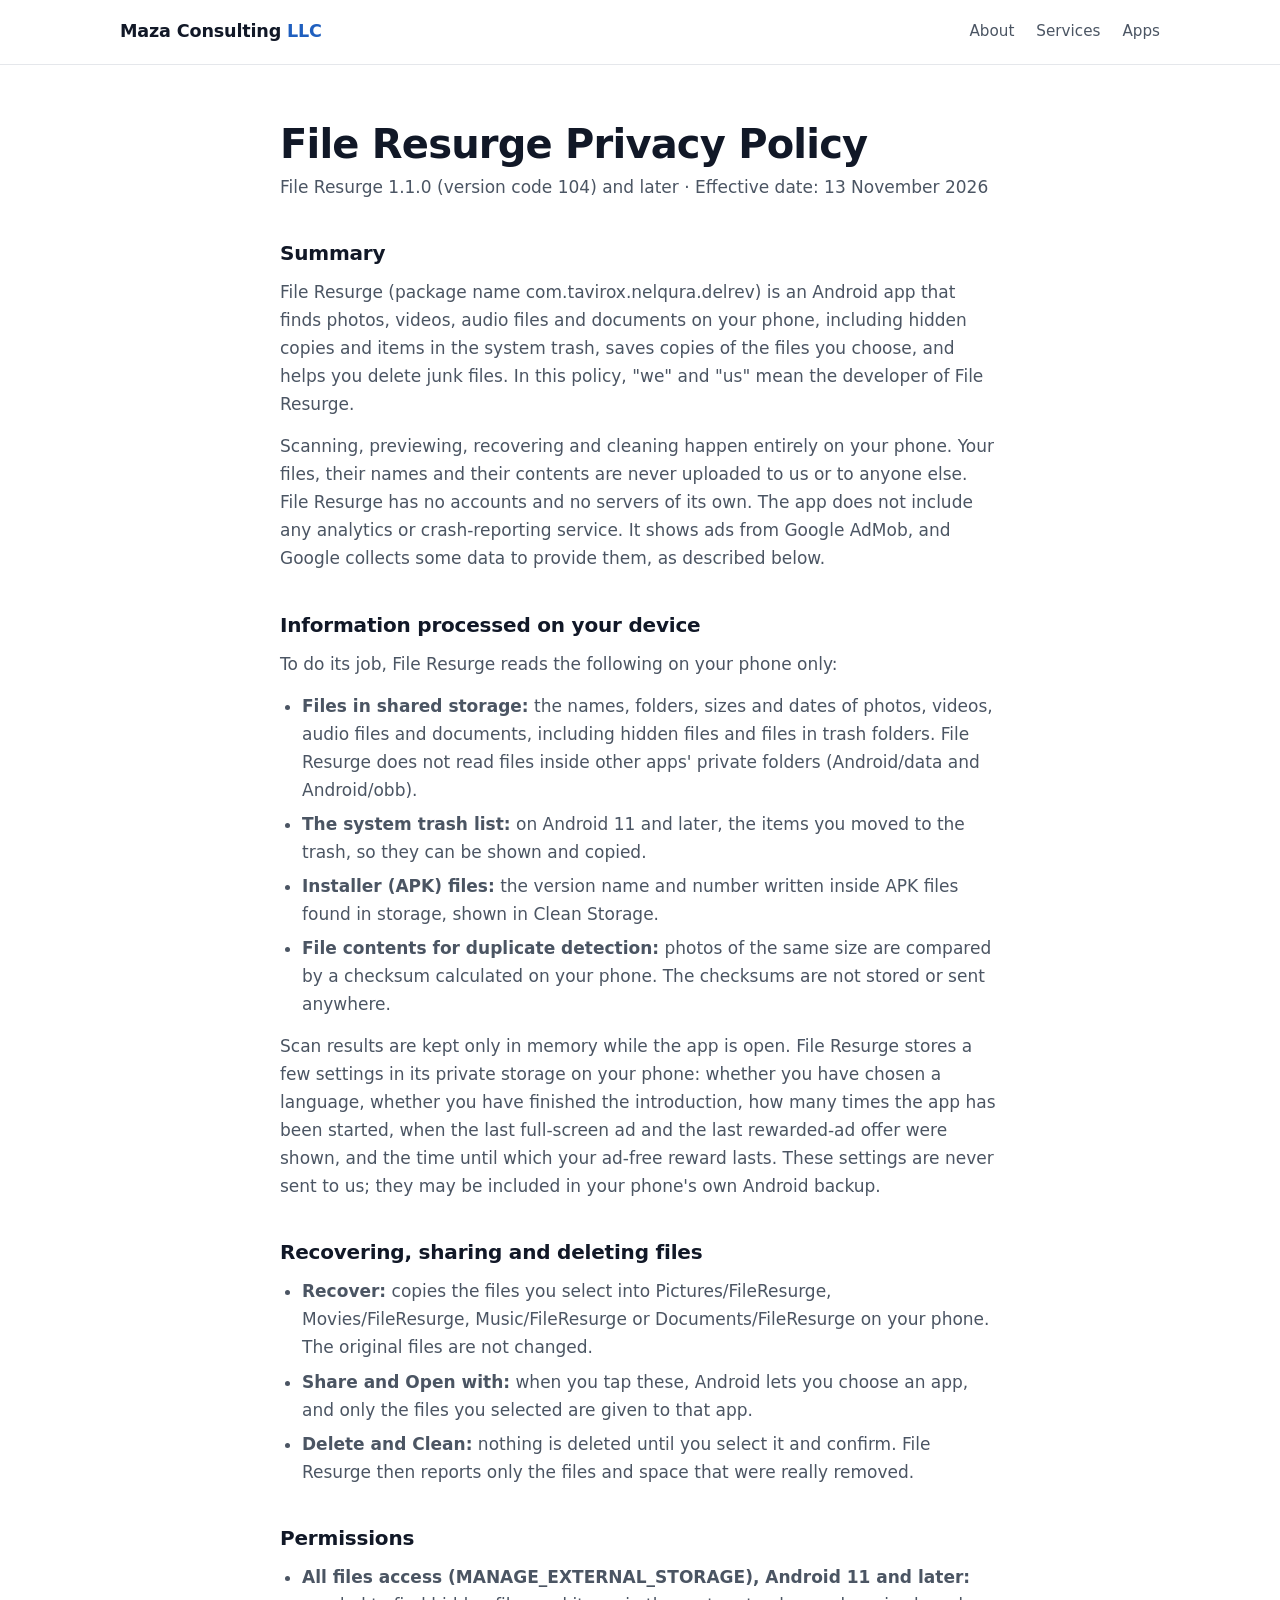
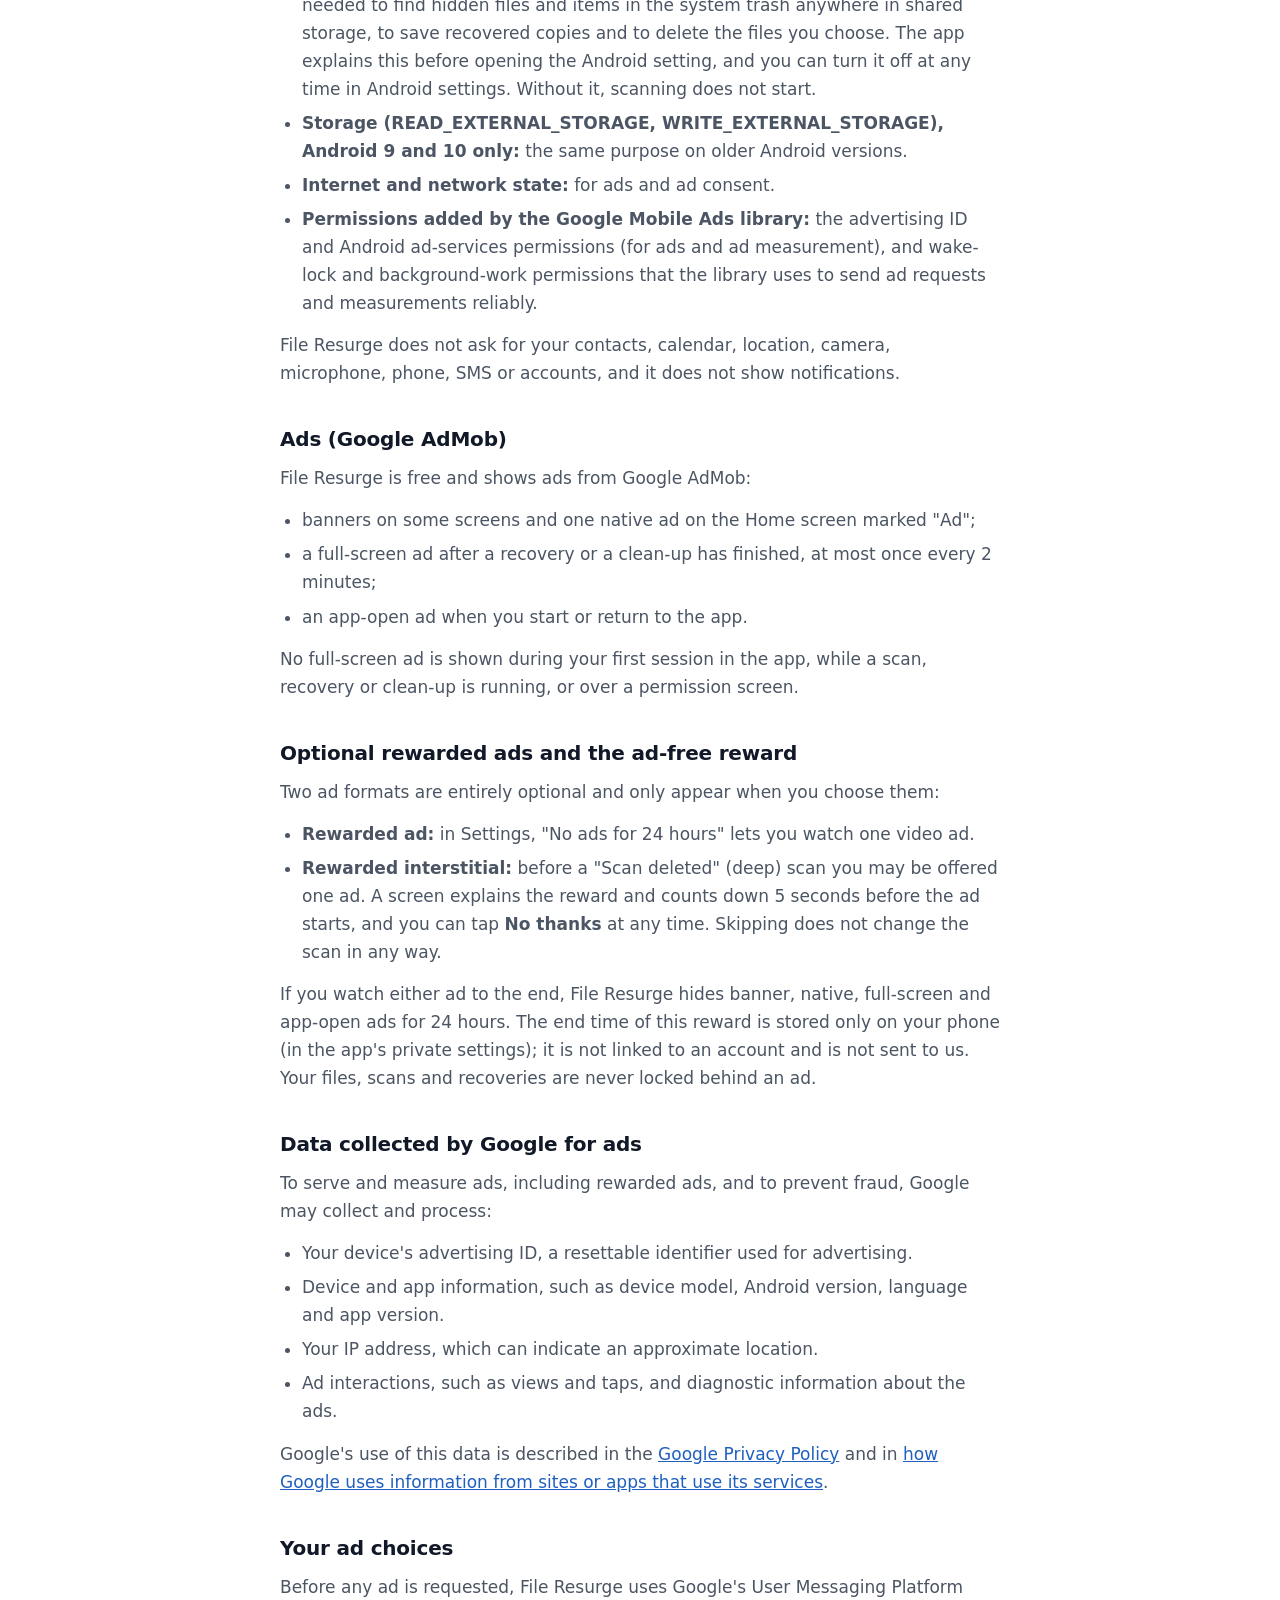
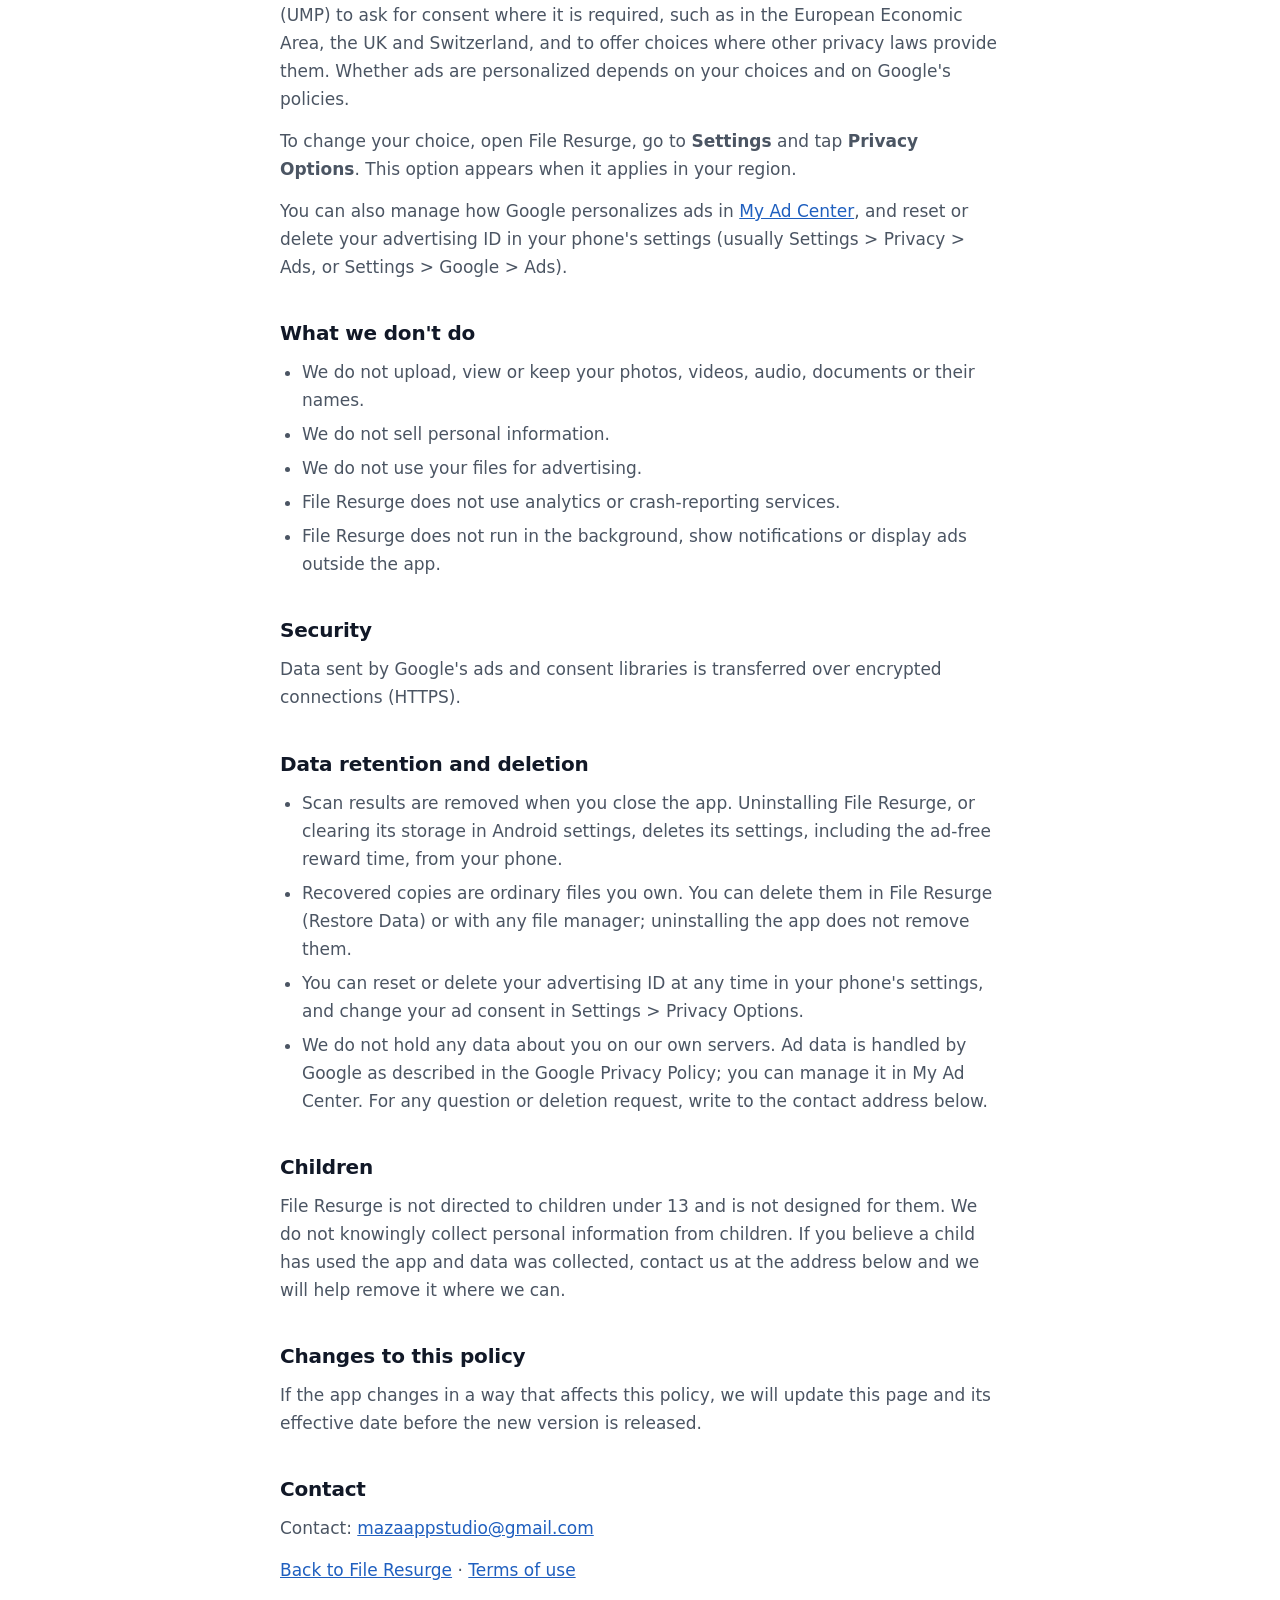
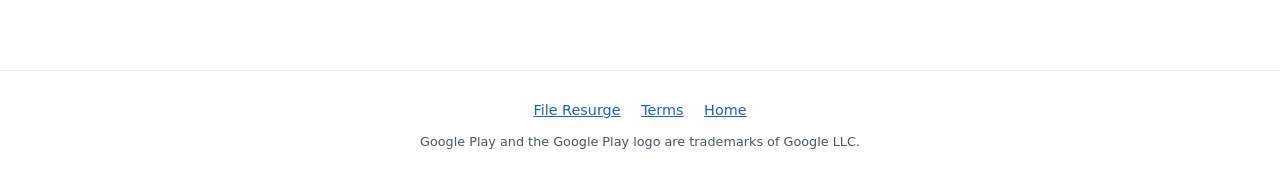
<file: fileresurge/privacy-policy.html>
<!DOCTYPE html>
<html lang="en">
<head>
  <meta charset="utf-8">
  <meta name="viewport" content="width=device-width, initial-scale=1">
  <title>File Resurge Privacy Policy</title>
  <meta name="description" content="How the File Resurge Android app handles your information: on-device scanning and recovery, all-files access, Google AdMob ads, rewarded ads and consent, and data deletion.">
  <meta name="color-scheme" content="light dark">
  <meta name="theme-color" content="#3688F6">
  <link rel="canonical" href="https://nextsolutions774-dev.github.io/fileresurge/privacy-policy.html">
  <meta property="og:type" content="article">
  <meta property="og:title" content="File Resurge Privacy Policy">
  <meta property="og:description" content="What the File Resurge Android app does with your information.">
  <meta property="og:url" content="https://nextsolutions774-dev.github.io/fileresurge/privacy-policy.html">
  <meta property="og:image" content="https://nextsolutions774-dev.github.io/fileresurge/icon.png">
  <link rel="icon" href="/fileresurge/icon.png" type="image/png">
  <link rel="stylesheet" href="/style.css">
  <link rel="stylesheet" href="/fileresurge/fileresurge.css">
</head>
<body>
  <header class="site-header">
    <div class="container header-inner">
      <a class="wordmark" href="/">Maza Consulting <span>LLC</span></a>
      <nav aria-label="Main">
        <a href="/#about">About</a>
        <a href="/#services">Services</a>
        <a href="/#apps">Apps</a>
      </nav>
    </div>
  </header>

  <main class="policy">
    <div class="container narrow">
      <h1>File Resurge Privacy Policy</h1>
      <p class="updated">File Resurge 1.1.0 (version code 104) and later · Effective date: 13 November 2026</p>

      <h2 id="summary">Summary</h2>
      <p>File Resurge (package name com.tavirox.nelqura.delrev) is an Android app that finds photos, videos, audio files and documents on your phone, including hidden copies and items in the system trash, saves copies of the files you choose, and helps you delete junk files. In this policy, "we" and "us" mean the developer of File Resurge.</p>
      <p>Scanning, previewing, recovering and cleaning happen entirely on your phone. Your files, their names and their contents are never uploaded to us or to anyone else. File Resurge has no accounts and no servers of its own. The app does not include any analytics or crash-reporting service. It shows ads from Google AdMob, and Google collects some data to provide them, as described below.</p>

      <h2 id="on-device">Information processed on your device</h2>
      <p>To do its job, File Resurge reads the following on your phone only:</p>
      <ul>
        <li><strong>Files in shared storage:</strong> the names, folders, sizes and dates of photos, videos, audio files and documents, including hidden files and files in trash folders. File Resurge does not read files inside other apps' private folders (Android/data and Android/obb).</li>
        <li><strong>The system trash list:</strong> on Android 11 and later, the items you moved to the trash, so they can be shown and copied.</li>
        <li><strong>Installer (APK) files:</strong> the version name and number written inside APK files found in storage, shown in Clean Storage.</li>
        <li><strong>File contents for duplicate detection:</strong> photos of the same size are compared by a checksum calculated on your phone. The checksums are not stored or sent anywhere.</li>
      </ul>
      <p>Scan results are kept only in memory while the app is open. File Resurge stores a few settings in its private storage on your phone: whether you have chosen a language, whether you have finished the introduction, how many times the app has been started, when the last full-screen ad and the last rewarded-ad offer were shown, and the time until which your ad-free reward lasts. These settings are never sent to us; they may be included in your phone's own Android backup.</p>

      <h2 id="recovery">Recovering, sharing and deleting files</h2>
      <ul>
        <li><strong>Recover:</strong> copies the files you select into Pictures/FileResurge, Movies/FileResurge, Music/FileResurge or Documents/FileResurge on your phone. The original files are not changed.</li>
        <li><strong>Share and Open with:</strong> when you tap these, Android lets you choose an app, and only the files you selected are given to that app.</li>
        <li><strong>Delete and Clean:</strong> nothing is deleted until you select it and confirm. File Resurge then reports only the files and space that were really removed.</li>
      </ul>

      <h2 id="permissions">Permissions</h2>
      <ul>
        <li><strong>All files access (MANAGE_EXTERNAL_STORAGE), Android 11 and later:</strong> needed to find hidden files and items in the system trash anywhere in shared storage, to save recovered copies and to delete the files you choose. The app explains this before opening the Android setting, and you can turn it off at any time in Android settings. Without it, scanning does not start.</li>
        <li><strong>Storage (READ_EXTERNAL_STORAGE, WRITE_EXTERNAL_STORAGE), Android 9 and 10 only:</strong> the same purpose on older Android versions.</li>
        <li><strong>Internet and network state:</strong> for ads and ad consent.</li>
        <li><strong>Permissions added by the Google Mobile Ads library:</strong> the advertising ID and Android ad-services permissions (for ads and ad measurement), and wake-lock and background-work permissions that the library uses to send ad requests and measurements reliably.</li>
      </ul>
      <p>File Resurge does not ask for your contacts, calendar, location, camera, microphone, phone, SMS or accounts, and it does not show notifications.</p>

      <h2 id="ads">Ads (Google AdMob)</h2>
      <p>File Resurge is free and shows ads from Google AdMob:</p>
      <ul>
        <li>banners on some screens and one native ad on the Home screen marked "Ad";</li>
        <li>a full-screen ad after a recovery or a clean-up has finished, at most once every 2 minutes;</li>
        <li>an app-open ad when you start or return to the app.</li>
      </ul>
      <p>No full-screen ad is shown during your first session in the app, while a scan, recovery or clean-up is running, or over a permission screen.</p>

      <h2 id="rewarded">Optional rewarded ads and the ad-free reward</h2>
      <p>Two ad formats are entirely optional and only appear when you choose them:</p>
      <ul>
        <li><strong>Rewarded ad:</strong> in Settings, "No ads for 24 hours" lets you watch one video ad.</li>
        <li><strong>Rewarded interstitial:</strong> before a "Scan deleted" (deep) scan you may be offered one ad. A screen explains the reward and counts down 5 seconds before the ad starts, and you can tap <strong>No thanks</strong> at any time. Skipping does not change the scan in any way.</li>
      </ul>
      <p>If you watch either ad to the end, File Resurge hides banner, native, full-screen and app-open ads for 24 hours. The end time of this reward is stored only on your phone (in the app's private settings); it is not linked to an account and is not sent to us. Your files, scans and recoveries are never locked behind an ad.</p>

      <h2 id="ad-data">Data collected by Google for ads</h2>
      <p>To serve and measure ads, including rewarded ads, and to prevent fraud, Google may collect and process:</p>
      <ul>
        <li>Your device's advertising ID, a resettable identifier used for advertising.</li>
        <li>Device and app information, such as device model, Android version, language and app version.</li>
        <li>Your IP address, which can indicate an approximate location.</li>
        <li>Ad interactions, such as views and taps, and diagnostic information about the ads.</li>
      </ul>
      <p>Google's use of this data is described in the <a href="https://policies.google.com/privacy">Google Privacy Policy</a> and in <a href="https://policies.google.com/technologies/partner-sites">how Google uses information from sites or apps that use its services</a>.</p>

      <h2 id="consent">Your ad choices</h2>
      <p>Before any ad is requested, File Resurge uses Google's User Messaging Platform (UMP) to ask for consent where it is required, such as in the European Economic Area, the UK and Switzerland, and to offer choices where other privacy laws provide them. Whether ads are personalized depends on your choices and on Google's policies.</p>
      <p>To change your choice, open File Resurge, go to <strong>Settings</strong> and tap <strong>Privacy Options</strong>. This option appears when it applies in your region.</p>
      <p>You can also manage how Google personalizes ads in <a href="https://myadcenter.google.com/">My Ad Center</a>, and reset or delete your advertising ID in your phone's settings (usually Settings &gt; Privacy &gt; Ads, or Settings &gt; Google &gt; Ads).</p>

      <h2 id="not-do">What we don't do</h2>
      <ul>
        <li>We do not upload, view or keep your photos, videos, audio, documents or their names.</li>
        <li>We do not sell personal information.</li>
        <li>We do not use your files for advertising.</li>
        <li>File Resurge does not use analytics or crash-reporting services.</li>
        <li>File Resurge does not run in the background, show notifications or display ads outside the app.</li>
      </ul>

      <h2 id="security">Security</h2>
      <p>Data sent by Google's ads and consent libraries is transferred over encrypted connections (HTTPS).</p>

      <h2 id="retention">Data retention and deletion</h2>
      <ul>
        <li>Scan results are removed when you close the app. Uninstalling File Resurge, or clearing its storage in Android settings, deletes its settings, including the ad-free reward time, from your phone.</li>
        <li>Recovered copies are ordinary files you own. You can delete them in File Resurge (Restore Data) or with any file manager; uninstalling the app does not remove them.</li>
        <li>You can reset or delete your advertising ID at any time in your phone's settings, and change your ad consent in Settings &gt; Privacy Options.</li>
        <li>We do not hold any data about you on our own servers. Ad data is handled by Google as described in the Google Privacy Policy; you can manage it in My Ad Center. For any question or deletion request, write to the contact address below.</li>
      </ul>

      <h2 id="children">Children</h2>
      <p>File Resurge is not directed to children under 13 and is not designed for them. We do not knowingly collect personal information from children. If you believe a child has used the app and data was collected, contact us at the address below and we will help remove it where we can.</p>

      <h2 id="changes">Changes to this policy</h2>
      <p>If the app changes in a way that affects this policy, we will update this page and its effective date before the new version is released.</p>

      <h2 id="contact">Contact</h2>
      <p>Contact: <a href="mailto:mazaappstudio@gmail.com">mazaappstudio@gmail.com</a></p>

      <p><a href="/fileresurge/">Back to File Resurge</a> · <a href="/fileresurge/terms.html">Terms of use</a></p>
    </div>
  </main>

  <footer class="site-footer">
    <div class="container">
      <p class="footer-links"><a href="/fileresurge/">File Resurge</a> <a href="/fileresurge/terms.html">Terms</a> <a href="/">Home</a></p>
      <p class="trademark">Google Play and the Google Play logo are trademarks of Google LLC.</p>
    </div>
  </footer>
</body>
</html>
</file>
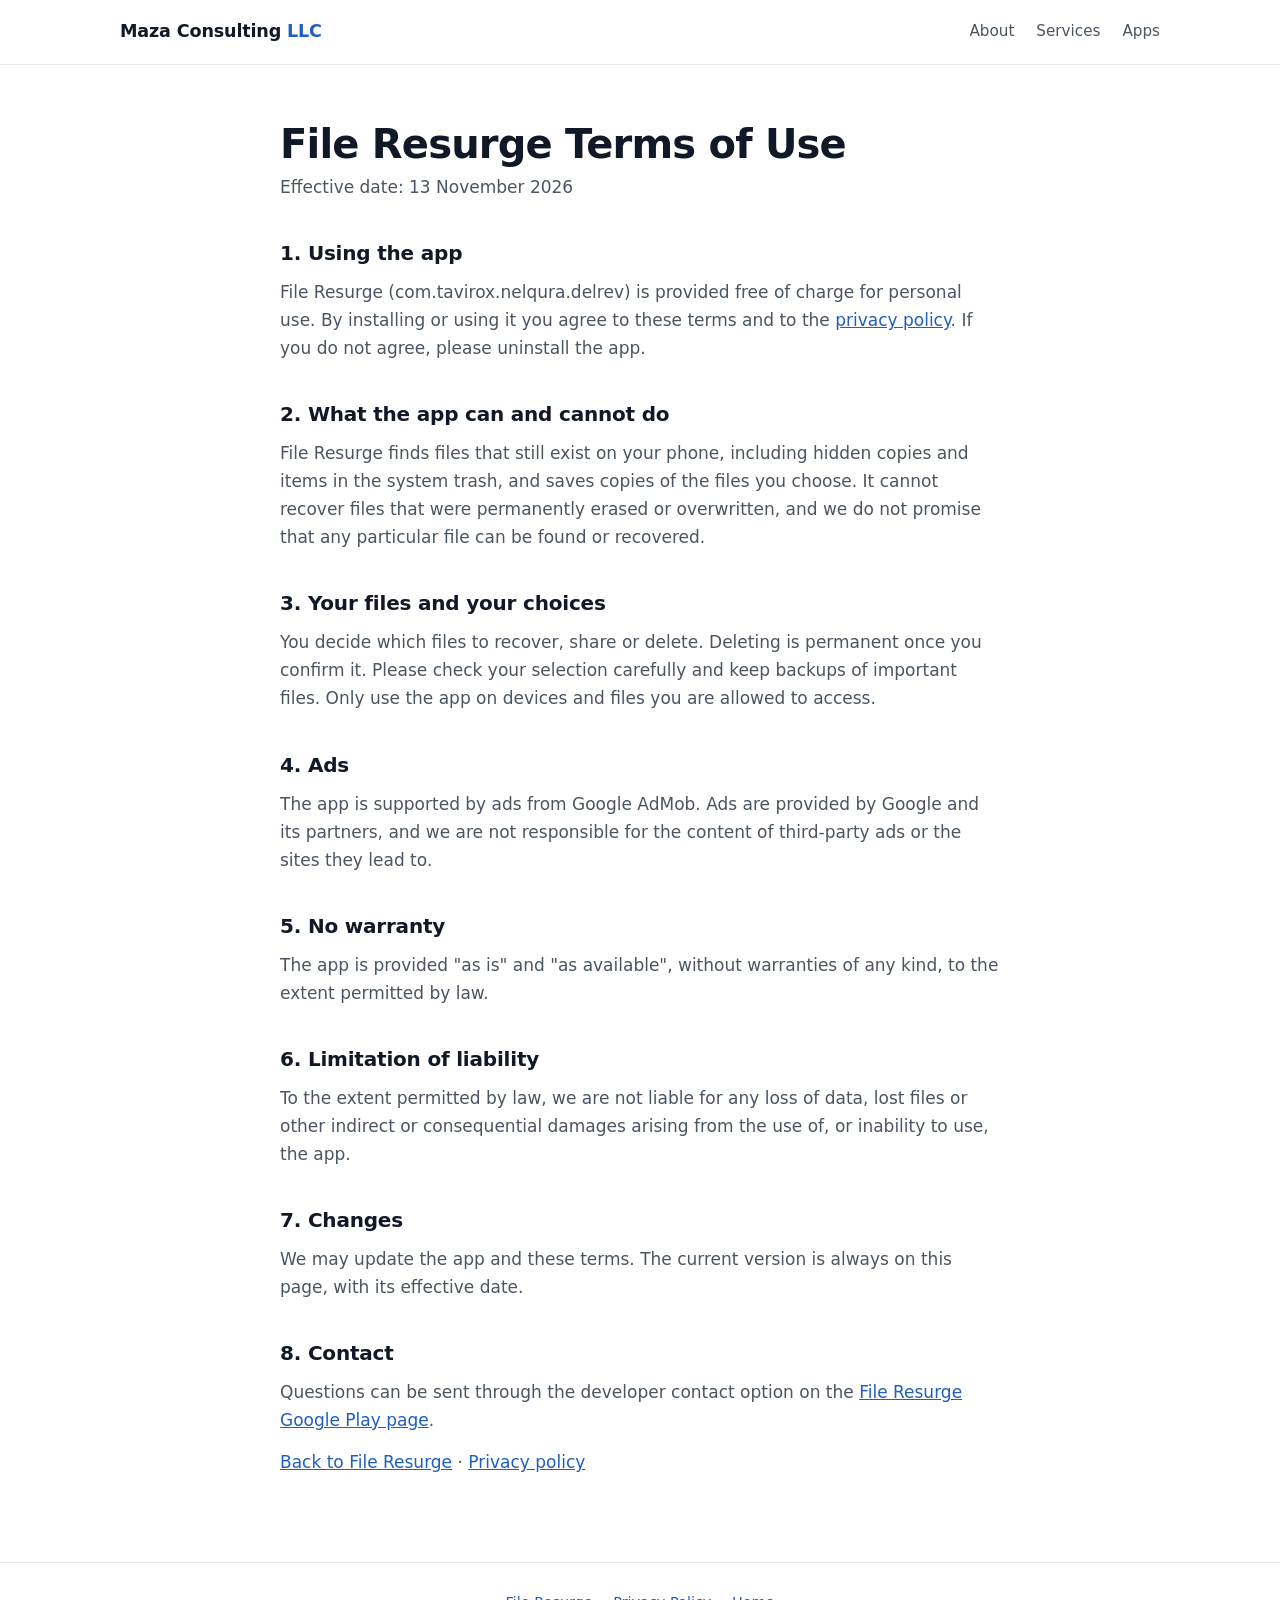
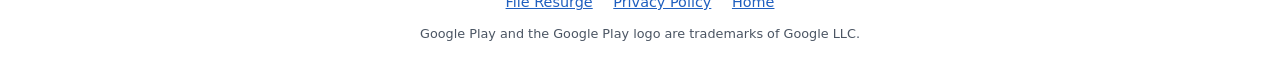
<file: fileresurge/terms.html>
<!DOCTYPE html>
<html lang="en">
<head>
  <meta charset="utf-8">
  <meta name="viewport" content="width=device-width, initial-scale=1">
  <title>File Resurge Terms of Use</title>
  <meta name="description" content="Terms of use for the File Resurge Android app.">
  <meta name="color-scheme" content="light dark">
  <meta name="theme-color" content="#3688F6">
  <link rel="canonical" href="https://nextsolutions774-dev.github.io/fileresurge/terms.html">
  <link rel="icon" href="/fileresurge/icon.png" type="image/png">
  <link rel="stylesheet" href="/style.css">
  <link rel="stylesheet" href="/fileresurge/fileresurge.css">
</head>
<body>
  <header class="site-header">
    <div class="container header-inner">
      <a class="wordmark" href="/">Maza Consulting <span>LLC</span></a>
      <nav aria-label="Main">
        <a href="/#about">About</a>
        <a href="/#services">Services</a>
        <a href="/#apps">Apps</a>
      </nav>
    </div>
  </header>

  <main class="policy">
    <div class="container narrow">
      <h1>File Resurge Terms of Use</h1>
      <p class="updated">Effective date: 13 November 2026</p>

      <h2>1. Using the app</h2>
      <p>File Resurge (com.tavirox.nelqura.delrev) is provided free of charge for personal use. By installing or using it you agree to these terms and to the <a href="/fileresurge/privacy-policy.html">privacy policy</a>. If you do not agree, please uninstall the app.</p>

      <h2>2. What the app can and cannot do</h2>
      <p>File Resurge finds files that still exist on your phone, including hidden copies and items in the system trash, and saves copies of the files you choose. It cannot recover files that were permanently erased or overwritten, and we do not promise that any particular file can be found or recovered.</p>

      <h2>3. Your files and your choices</h2>
      <p>You decide which files to recover, share or delete. Deleting is permanent once you confirm it. Please check your selection carefully and keep backups of important files. Only use the app on devices and files you are allowed to access.</p>

      <h2>4. Ads</h2>
      <p>The app is supported by ads from Google AdMob. Ads are provided by Google and its partners, and we are not responsible for the content of third-party ads or the sites they lead to.</p>

      <h2>5. No warranty</h2>
      <p>The app is provided "as is" and "as available", without warranties of any kind, to the extent permitted by law.</p>

      <h2>6. Limitation of liability</h2>
      <p>To the extent permitted by law, we are not liable for any loss of data, lost files or other indirect or consequential damages arising from the use of, or inability to use, the app.</p>

      <h2>7. Changes</h2>
      <p>We may update the app and these terms. The current version is always on this page, with its effective date.</p>

      <h2>8. Contact</h2>
      <p>Questions can be sent through the developer contact option on the <a href="https://play.google.com/store/apps/details?id=com.tavirox.nelqura.delrev">File Resurge Google Play page</a>.</p>

      <p><a href="/fileresurge/">Back to File Resurge</a> · <a href="/fileresurge/privacy-policy.html">Privacy policy</a></p>
    </div>
  </main>

  <footer class="site-footer">
    <div class="container">
      <p class="footer-links"><a href="/fileresurge/">File Resurge</a> <a href="/fileresurge/privacy-policy.html">Privacy Policy</a> <a href="/">Home</a></p>
      <p class="trademark">Google Play and the Google Play logo are trademarks of Google LLC.</p>
    </div>
  </footer>
</body>
</html>
</file>
<file: style.css>
:root {
  --bg: #ffffff;
  --bg-alt: #f4f6fb;
  --surface: #ffffff;
  --text: #111827;
  --muted: #4b5563;
  --border: #e5e7eb;
  --accent: #2563eb;
  --accent-soft: #e0e9ff;
  --on-accent: #ffffff;
}

@media (prefers-color-scheme: dark) {
  :root {
    --bg: #0b1120;
    --bg-alt: #111a2e;
    --surface: #16213a;
    --text: #e5e7eb;
    --muted: #9ca3af;
    --border: #24314f;
    --accent: #60a5fa;
    --accent-soft: #1e3a6b;
    --on-accent: #0b1120;
  }
}

* { box-sizing: border-box; }

html { scroll-behavior: smooth; }

body {
  margin: 0;
  font-family: system-ui, -apple-system, "Segoe UI", Roboto, "Helvetica Neue", Arial, sans-serif;
  font-size: 17px;
  line-height: 1.65;
  color: var(--text);
  background: var(--bg);
  -webkit-font-smoothing: antialiased;
}

.container { max-width: 1080px; margin: 0 auto; padding: 0 20px; }
.narrow { max-width: 760px; }

/* Header */
.site-header {
  position: sticky;
  top: 0;
  z-index: 10;
  background: color-mix(in srgb, var(--bg) 88%, transparent);
  backdrop-filter: blur(10px);
  -webkit-backdrop-filter: blur(10px);
  border-bottom: 1px solid var(--border);
}
.header-inner {
  display: flex;
  align-items: center;
  justify-content: space-between;
  gap: 16px;
  min-height: 64px;
  flex-wrap: wrap;
}
.wordmark {
  font-weight: 800;
  font-size: 1.1rem;
  letter-spacing: -0.01em;
  color: var(--text);
  text-decoration: none;
}
.wordmark span { color: var(--accent); }
nav { display: flex; gap: 22px; }
nav a {
  color: var(--muted);
  text-decoration: none;
  font-weight: 500;
  font-size: 0.95rem;
}
nav a:hover, nav a:focus-visible { color: var(--accent); }

/* Hero */
.hero {
  padding: 110px 0 100px;
  text-align: center;
  background:
    radial-gradient(ellipse at top, var(--accent-soft), transparent 65%),
    var(--bg);
}
.hero h1 {
  margin: 0 0 16px;
  font-size: clamp(2.2rem, 6vw, 3.6rem);
  line-height: 1.1;
  letter-spacing: -0.03em;
}
.tagline {
  margin: 0 auto 32px;
  max-width: 600px;
  font-size: clamp(1.05rem, 2.4vw, 1.25rem);
  color: var(--muted);
}
.button {
  display: inline-block;
  padding: 12px 26px;
  border-radius: 999px;
  background: var(--accent);
  color: var(--on-accent);
  font-weight: 600;
  text-decoration: none;
  transition: transform 0.15s ease, opacity 0.15s ease;
}
.button:hover { opacity: 0.9; transform: translateY(-1px); }

/* Sections */
.section { padding: 80px 0; scroll-margin-top: 64px; }
.section.alt { background: var(--bg-alt); }
.section h2 {
  margin: 0 0 20px;
  font-size: clamp(1.6rem, 4vw, 2.1rem);
  letter-spacing: -0.02em;
}
.section p { color: var(--muted); margin: 0 0 16px; }
#services h2 { text-align: center; margin-bottom: 40px; }

/* Cards */
.cards {
  display: grid;
  grid-template-columns: repeat(auto-fit, minmax(230px, 1fr));
  gap: 20px;
}
.card {
  background: var(--surface);
  border: 1px solid var(--border);
  border-radius: 16px;
  padding: 28px 24px;
  transition: transform 0.15s ease, box-shadow 0.15s ease;
}
.card:hover {
  transform: translateY(-3px);
  box-shadow: 0 10px 30px rgba(0, 0, 0, 0.08);
}
.card h3 { margin: 16px 0 8px; font-size: 1.1rem; }
.card p { margin: 0; font-size: 0.97rem; }
.icon {
  width: 44px;
  height: 44px;
  padding: 9px;
  border-radius: 12px;
  background: var(--accent-soft);
  stroke: var(--accent);
  fill: none;
  stroke-width: 1.8;
  stroke-linecap: round;
  stroke-linejoin: round;
}

/* App list */
.app-card {
  display: flex;
  align-items: center;
  gap: 18px;
  margin-top: 24px;
  padding: 20px;
  color: var(--text);
  text-decoration: none;
}
.app-card img { flex: none; border-radius: 14px; }
.app-card h3 { margin: 0 0 4px; }

/* Footer */
.site-footer {
  border-top: 1px solid var(--border);
  padding: 28px 0;
  text-align: center;
}
.site-footer p { margin: 0; color: var(--muted); font-size: 0.9rem; }

/* 404 */
.notfound {
  min-height: calc(100vh - 150px);
  display: flex;
  align-items: center;
  text-align: center;
}
.notfound h1 { font-size: clamp(3rem, 12vw, 5.5rem); margin: 0; color: var(--accent); }
.notfound p { color: var(--muted); margin: 8px 0 28px; }

@media (max-width: 560px) {
  .header-inner { justify-content: center; padding: 10px 20px; }
  nav { gap: 18px; }
  .hero { padding: 80px 0 72px; }
  .section { padding: 60px 0; scroll-margin-top: 100px; }
}
</file>
<file: fileresurge/fileresurge.css>
/* File Resurge pages: blue theme on top of the site's /style.css */
:root {
  --accent: #1f5fbf;
  --accent-soft: #dceaff;
  --on-accent: #ffffff;
  --brand-start: #42a0ff;
  --brand-end: #3688f6;
  --on-brand: #ffffff;
}

@media (prefers-color-scheme: dark) {
  :root {
    --bg: #101318;
    --bg-alt: #161a21;
    --surface: #1f232c;
    --text: #eef1f6;
    --muted: #b4bac6;
    --border: #2f3542;
    --accent: #8ab8ff;
    --accent-soft: #1d2f4d;
    --on-accent: #0b1730;
  }
}

a { color: var(--accent); }
main { overflow-wrap: anywhere; }

/* Hero */
.app-hero { padding: 72px 0 64px; }
.app-icon {
  display: block;
  width: 112px;
  height: 112px;
  margin: 0 auto 20px;
  border-radius: 24px;
}
.play-badge { display: inline-block; line-height: 0; }
.play-badge img { width: 216px; height: auto; }
.play-text { margin: 8px 0 0; font-size: 0.95rem; color: var(--muted); }

/* Honest-limits note */
.note {
  margin: 0 0 22px;
  padding: 14px 16px;
  border: 1px solid var(--border);
  border-left: 4px solid var(--accent);
  border-radius: 10px;
  background: var(--surface);
}
.note p { margin: 0; }

/* Permissions */
.perm { margin: 0 0 22px; }
.perm h3 { margin: 0 0 4px; font-size: 1.05rem; }
.perm p { margin: 0; }

/* Policy */
.policy { padding: 56px 0 72px; }
.policy h1 {
  margin: 0 0 6px;
  font-size: clamp(1.8rem, 5vw, 2.5rem);
  line-height: 1.15;
  letter-spacing: -0.02em;
}
.policy .updated { margin: 0 0 32px; color: var(--muted); }
.policy h2 { margin: 36px 0 8px; font-size: 1.25rem; letter-spacing: -0.01em; }
.policy p, .policy li { color: var(--muted); }
.policy p { margin: 0 0 14px; }
.policy ul { margin: 0 0 14px; padding-left: 22px; }
.policy li { margin-bottom: 6px; }

/* Footer */
.footer-links { margin-bottom: 8px !important; }
.footer-links a { margin: 0 8px; }
.trademark { margin-top: 8px !important; font-size: 0.8rem !important; }
</file>
<file: filewash/filewash.css>
/* FileWash pages: orange theme on top of the site's /style.css */
:root {
  --accent: #a84f06;
  --accent-soft: #ffe8d4;
  --on-accent: #ffffff;
  --brand-start: #ff8d28;
  --brand-end: #e67612;
  --on-brand: #231000;
}

@media (prefers-color-scheme: dark) {
  :root {
    --bg: #15100b;
    --bg-alt: #1e1710;
    --surface: #271e15;
    --text: #f3ece5;
    --muted: #bfb3a7;
    --border: #3d3024;
    --accent: #ffa65c;
    --accent-soft: #4a2c12;
    --on-accent: #231000;
  }
}

a { color: var(--accent); }
main { overflow-wrap: anywhere; }

/* Hero */
.app-hero { padding: 72px 0 64px; }
.app-icon {
  display: block;
  width: 112px;
  height: 112px;
  margin: 0 auto 20px;
  border-radius: 24px;
}
.play-badge { display: inline-block; line-height: 0; }
.play-badge img { width: 216px; height: auto; }
.play-text { margin: 8px 0 0; font-size: 0.95rem; color: var(--muted); }

/* Primary action in brand orange, with dark text for contrast */
.button.brand {
  background: linear-gradient(135deg, var(--brand-start), var(--brand-end));
  color: var(--on-brand);
}

/* Screenshots: scrolls inside its own strip, never the page */
.shots {
  display: flex;
  gap: 16px;
  overflow-x: auto;
  padding-bottom: 12px;
  scroll-snap-type: x proximity;
}
.shots img {
  flex: 0 0 auto;
  width: 220px;
  height: auto;
  border: 1px solid var(--border);
  border-radius: 16px;
  scroll-snap-align: start;
}

/* Permissions */
.perm { margin: 0 0 22px; }
.perm h3 { margin: 0 0 4px; font-size: 1.05rem; }
.perm p { margin: 0; }

/* Policy */
.policy { padding: 56px 0 72px; }
.policy h1 {
  margin: 0 0 6px;
  font-size: clamp(1.8rem, 5vw, 2.5rem);
  line-height: 1.15;
  letter-spacing: -0.02em;
}
.policy .updated { margin: 0 0 32px; color: var(--muted); }
.policy h2 { margin: 36px 0 8px; font-size: 1.25rem; letter-spacing: -0.01em; }
.policy p, .policy li { color: var(--muted); }
.policy p { margin: 0 0 14px; }
.policy ul { margin: 0 0 14px; padding-left: 22px; }
.policy li { margin-bottom: 6px; }

/* Footer */
.footer-links { margin-bottom: 8px !important; }
.footer-links a { margin: 0 8px; }
.trademark { margin-top: 8px !important; font-size: 0.8rem !important; }
</file>
